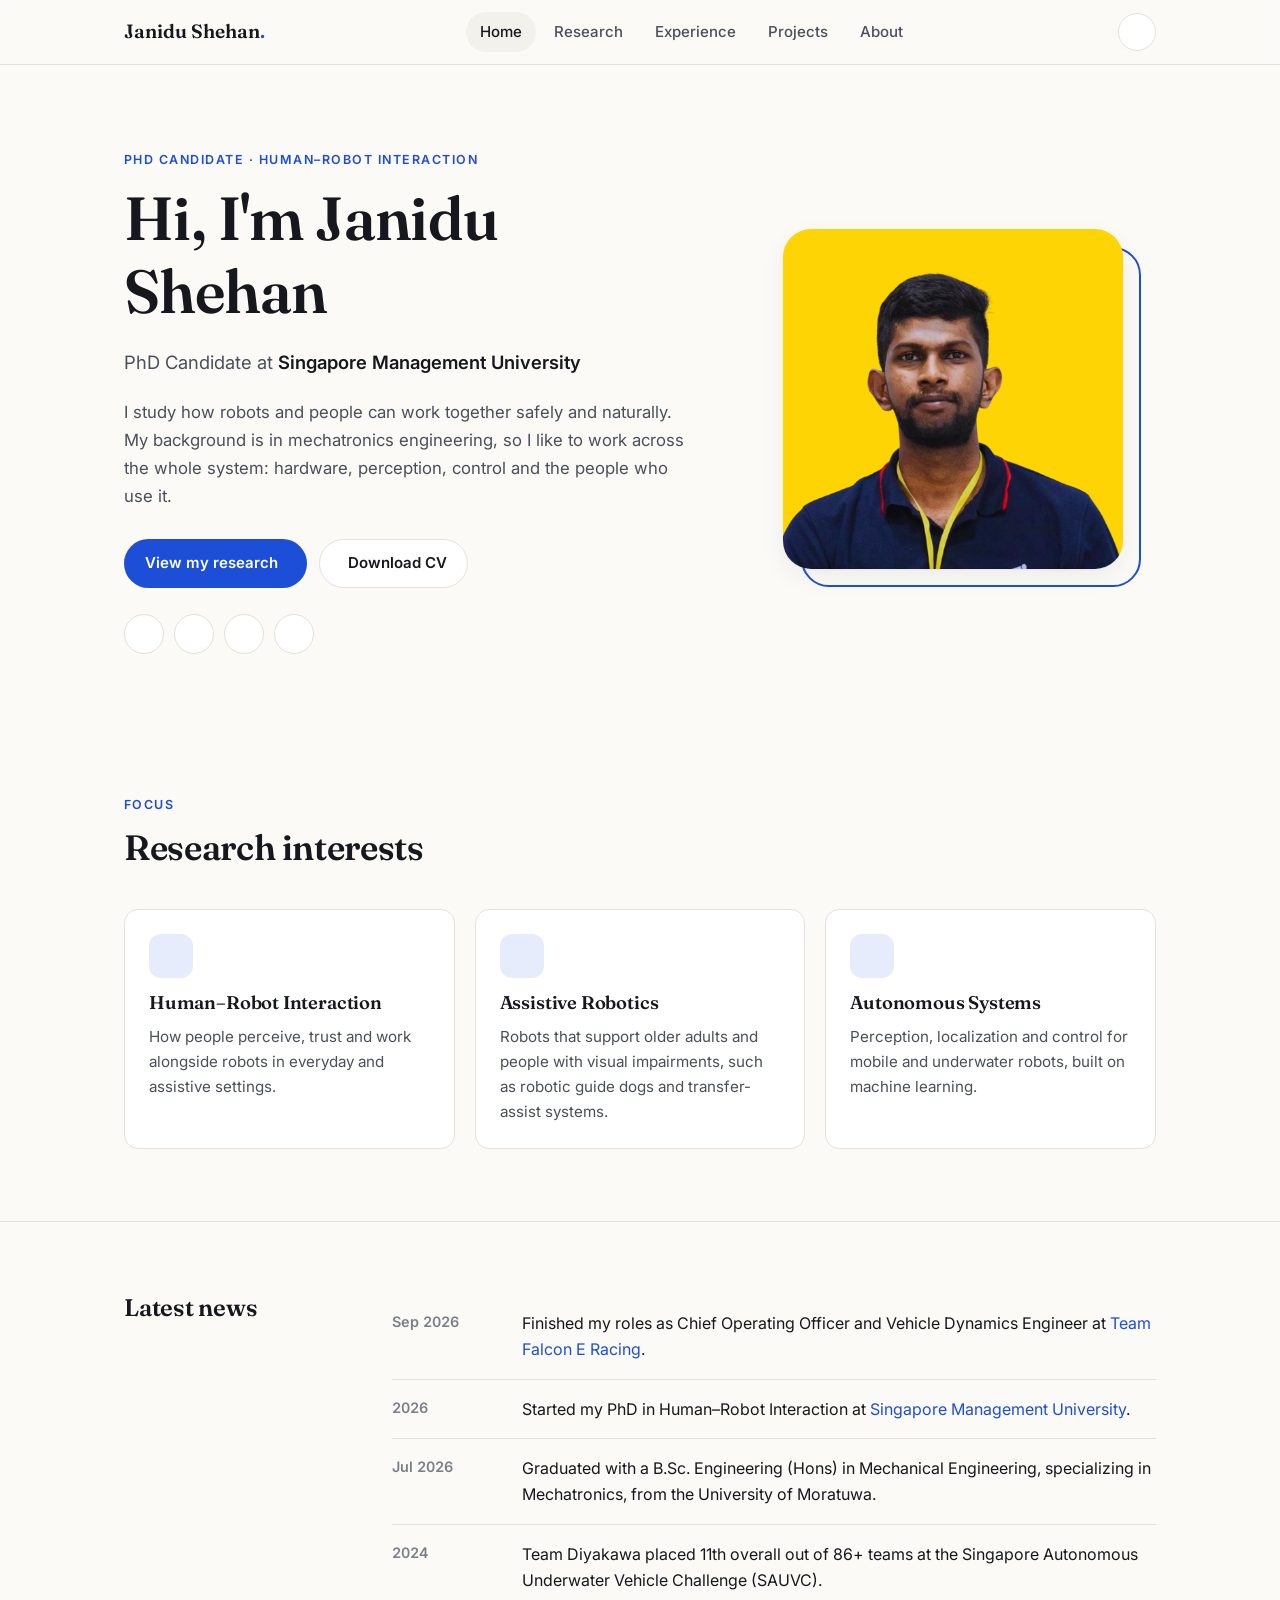
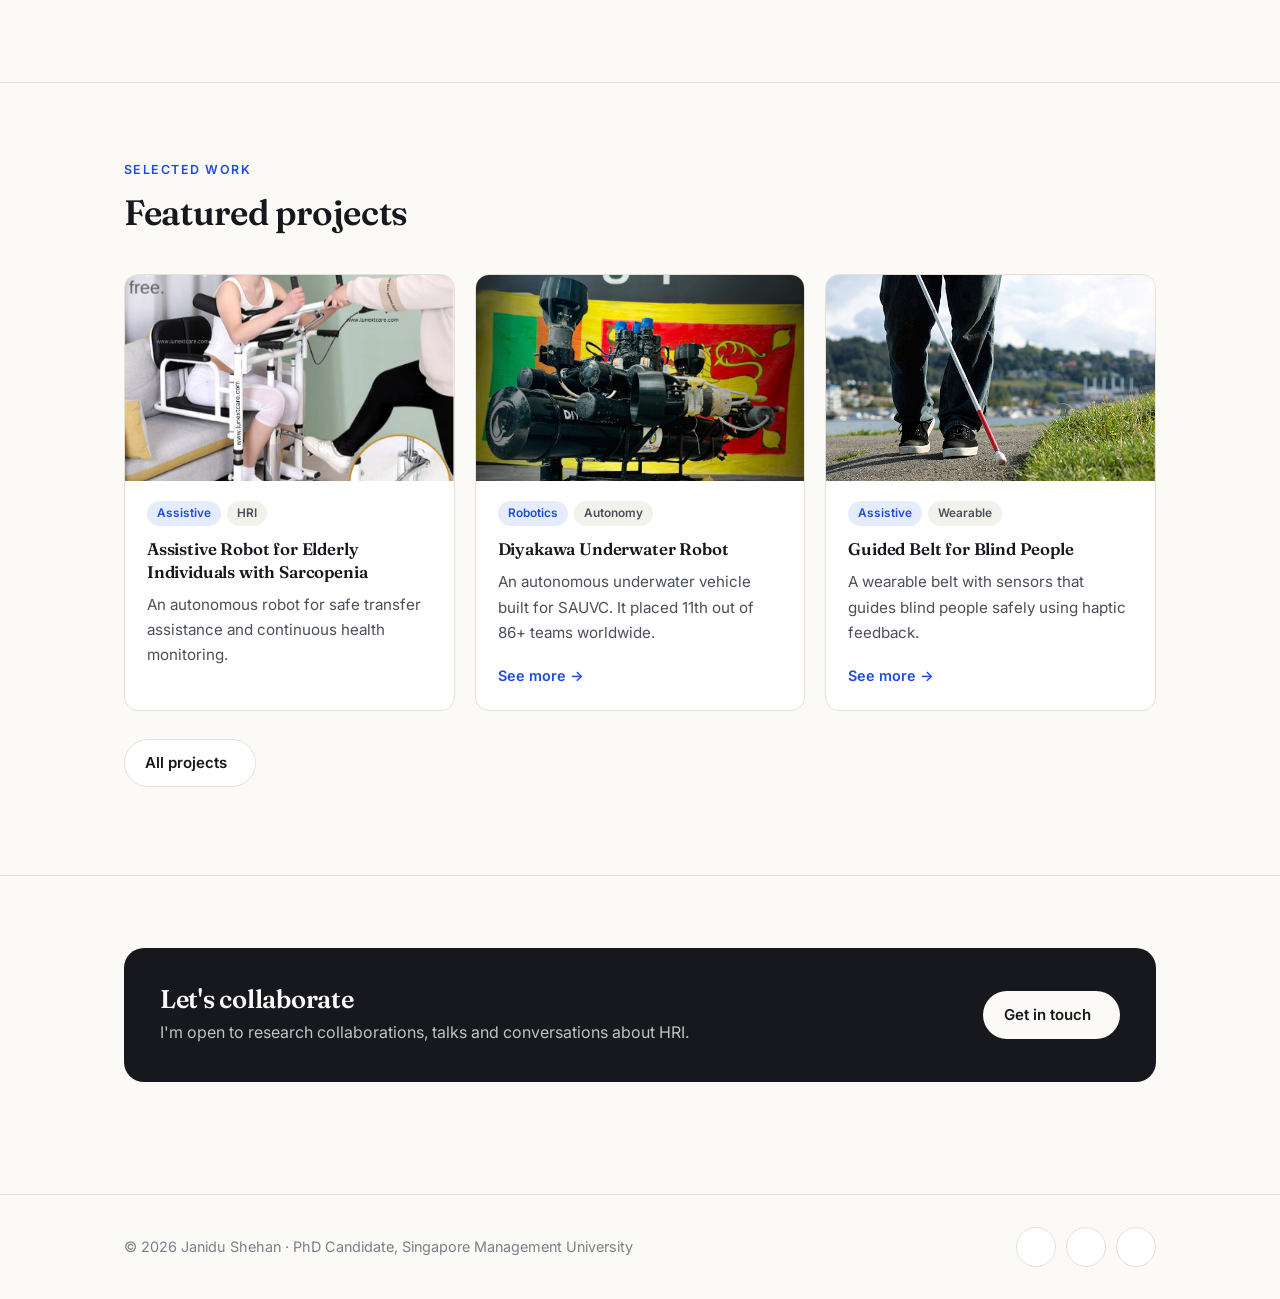
<file: index.html>
<!DOCTYPE html>
<html lang="en">
<head>
    <meta charset="UTF-8">
    <meta name="viewport" content="width=device-width, initial-scale=1.0">
    <title>Janidu Shehan | PhD Candidate, Human–Robot Interaction</title>
    <meta name="description" content="Janidu Shehan is a PhD candidate in Human–Robot Interaction at Singapore Management University.">
    <link rel="preconnect" href="https://fonts.googleapis.com">
    <link rel="preconnect" href="https://fonts.gstatic.com" crossorigin>
    <link href="https://fonts.googleapis.com/css2?family=Fraunces:opsz,wght@9..144,500;9..144,600&family=Inter:wght@400;500;600;700&display=swap" rel="stylesheet">
    <link rel="stylesheet" href="https://unicons.iconscout.com/release/v4.0.0/css/line.css">
    <link rel="stylesheet" href="assets/css/style.css">
    <script src="assets/js/main.js"></script>
</head>
<body>
    <!--==================== HEADER ====================-->
    <header class="site-header">
        <nav class="nav container">
            <a href="index.html" class="brand">Janidu Shehan<span>.</span></a>
            <ul class="nav-links">
                <li><a href="index.html">Home</a></li>
                <li><a href="research.html">Research</a></li>
                <li><a href="experience.html">Experience</a></li>
                <li><a href="projects.html">Projects</a></li>
                <li><a href="about.html">About</a></li>
            </ul>
            <div class="nav-actions">
                <button class="icon-btn" data-theme-toggle aria-label="Toggle theme"><i class="uil uil-moon"></i></button>
                <button class="icon-btn menu-btn" data-menu-toggle aria-label="Open menu" aria-expanded="false"><i class="uil uil-bars"></i></button>
            </div>
        </nav>
    </header>

    <main>
        <!--==================== HERO ====================-->
        <section class="hero">
            <div class="container hero-grid">
                <div>
                    <span class="eyebrow">PhD Candidate · Human–Robot Interaction</span>
                    <h1>Hi, I'm Janidu Shehan</h1>
                    <p class="role">PhD Candidate at <strong>Singapore Management University</strong></p>
                    <p class="lede">I study how robots and people can work together safely and naturally. My background is in mechatronics engineering, so I like to work across the whole system: hardware, perception, control and the people who use it.</p>
                    <div class="btn-row">
                        <a href="research.html" class="btn btn-primary">View my research <i class="uil uil-arrow-right"></i></a>
                        <a href="https://drive.google.com/file/d/1AfuHLkhXb1hMK69la9mtIvUap5GwYzg3/view?usp=sharing" target="_blank" rel="noopener" class="btn btn-ghost"><i class="uil uil-file-download-alt"></i> Download CV</a>
                    </div>
                    <div class="socials">
                        <a href="https://www.linkedin.com/in/janidu-shehan-0a9076200" target="_blank" rel="noopener" aria-label="LinkedIn"><i class="uil uil-linkedin-alt"></i></a>
                        <a href="https://github.com/Janidu-Shehan" target="_blank" rel="noopener" aria-label="GitHub"><i class="uil uil-github-alt"></i></a>
                        <a href="mailto:janidushehan09@gmail.com" aria-label="Email"><i class="uil uil-envelope"></i></a>
                        <a href="https://web.facebook.com/janidu.shehan/" target="_blank" rel="noopener" aria-label="Facebook"><i class="uil uil-facebook-f"></i></a>
                    </div>
                </div>
                <div class="hero-photo">
                    <img src="Janidu.png" alt="Portrait of Janidu Shehan">
                </div>
            </div>
        </section>

        <!--==================== RESEARCH INTERESTS ====================-->
        <section class="section">
            <div class="container">
                <div class="section-head">
                    <span class="eyebrow">Focus</span>
                    <h2>Research interests</h2>
                </div>
                <div class="grid-3">
                    <div class="card">
                        <div class="card-icon"><i class="uil uil-users-alt"></i></div>
                        <h3>Human–Robot Interaction</h3>
                        <p>How people perceive, trust and work alongside robots in everyday and assistive settings.</p>
                    </div>
                    <div class="card">
                        <div class="card-icon"><i class="uil uil-heart-medical"></i></div>
                        <h3>Assistive Robotics</h3>
                        <p>Robots that support older adults and people with visual impairments, such as robotic guide dogs and transfer-assist systems.</p>
                    </div>
                    <div class="card">
                        <div class="card-icon"><i class="uil uil-robot"></i></div>
                        <h3>Autonomous Systems</h3>
                        <p>Perception, localization and control for mobile and underwater robots, built on machine learning.</p>
                    </div>
                </div>
            </div>
        </section>

        <!--==================== NEWS ====================-->
        <section class="section">
            <div class="container split">
                <h2>Latest news</h2>
                <ul class="news">
                    <li>
                        <time>Sep 2026</time>
                        <span>Finished my roles as Chief Operating Officer and Vehicle Dynamics Engineer at <a href="https://falconeracing.lk/" target="_blank" rel="noopener">Team Falcon E Racing</a>.</span>
                    </li>
                    <li>
                        <time>2026</time>
                        <span>Started my PhD in Human–Robot Interaction at <a href="https://www.smu.edu.sg/" target="_blank" rel="noopener">Singapore Management University</a>.</span>
                    </li>
                    <li>
                        <time>Jul 2026</time>
                        <span>Graduated with a B.Sc. Engineering (Hons) in Mechanical Engineering, specializing in Mechatronics, from the University of Moratuwa.</span>
                    </li>
                    <li>
                        <time>2024</time>
                        <span>Team Diyakawa placed 11th overall out of 86+ teams at the Singapore Autonomous Underwater Vehicle Challenge (SAUVC).</span>
                    </li>
                </ul>
            </div>
        </section>

        <!--==================== FEATURED PROJECTS ====================-->
        <section class="section">
            <div class="container">
                <div class="section-head">
                    <span class="eyebrow">Selected work</span>
                    <h2>Featured projects</h2>
                </div>
                <div class="grid-3">
                    <article class="card project">
                        <div class="project-media"><img src="patient.png" alt="Assistive robot for elderly care" loading="lazy"></div>
                        <div class="project-body">
                            <div class="tags"><span class="tag accent">Assistive</span><span class="tag">HRI</span></div>
                            <h3>Assistive Robot for Elderly Individuals with Sarcopenia</h3>
                            <p>An autonomous robot for safe transfer assistance and continuous health monitoring.</p>
                        </div>
                    </article>
                    <article class="card project">
                        <div class="project-media"><img src="Diyakawa.jpg" alt="Diyakawa underwater robot" loading="lazy"></div>
                        <div class="project-body">
                            <div class="tags"><span class="tag accent">Robotics</span><span class="tag">Autonomy</span></div>
                            <h3>Diyakawa Underwater Robot</h3>
                            <p>An autonomous underwater vehicle built for SAUVC. It placed 11th out of 86+ teams worldwide.</p>
                            <a class="project-link" href="https://drive.google.com/file/d/1JPuo8tuUWJCCtixEEU5rSEVRnb4HnbSg/view?usp=drive_link" target="_blank" rel="noopener">See more →</a>
                        </div>
                    </article>
                    <article class="card project">
                        <div class="project-media"><img src="blind.jpg" alt="Guided belt for blind people" loading="lazy"></div>
                        <div class="project-body">
                            <div class="tags"><span class="tag accent">Assistive</span><span class="tag">Wearable</span></div>
                            <h3>Guided Belt for Blind People</h3>
                            <p>A wearable belt with sensors that guides blind people safely using haptic feedback.</p>
                            <a class="project-link" href="https://drive.google.com/file/d/1Me8ic1AidbtBzQ2K1n-lH2GnsyM14Oun/view?usp=sharing" target="_blank" rel="noopener">See more →</a>
                        </div>
                    </article>
                </div>
                <p style="margin-top: 28px;"><a href="projects.html" class="btn btn-ghost">All projects <i class="uil uil-arrow-right"></i></a></p>
            </div>
        </section>

        <!--==================== CTA ====================-->
        <section class="section">
            <div class="container">
                <div class="cta">
                    <div>
                        <h2>Let's collaborate</h2>
                        <p>I'm open to research collaborations, talks and conversations about HRI.</p>
                    </div>
                    <a href="about.html#contact" class="btn btn-primary">Get in touch <i class="uil uil-message"></i></a>
                </div>
            </div>
        </section>
    </main>

    <!--==================== FOOTER ====================-->
    <footer class="site-footer">
        <div class="container footer-inner">
            <span>&copy; <span id="year">2026</span> Janidu Shehan · PhD Candidate, Singapore Management University</span>
            <div class="socials">
                <a href="https://www.linkedin.com/in/janidu-shehan-0a9076200" target="_blank" rel="noopener" aria-label="LinkedIn"><i class="uil uil-linkedin-alt"></i></a>
                <a href="https://github.com/Janidu-Shehan" target="_blank" rel="noopener" aria-label="GitHub"><i class="uil uil-github-alt"></i></a>
                <a href="mailto:janidushehan09@gmail.com" aria-label="Email"><i class="uil uil-envelope"></i></a>
            </div>
        </div>
    </footer>
</body>
</html>
</file>
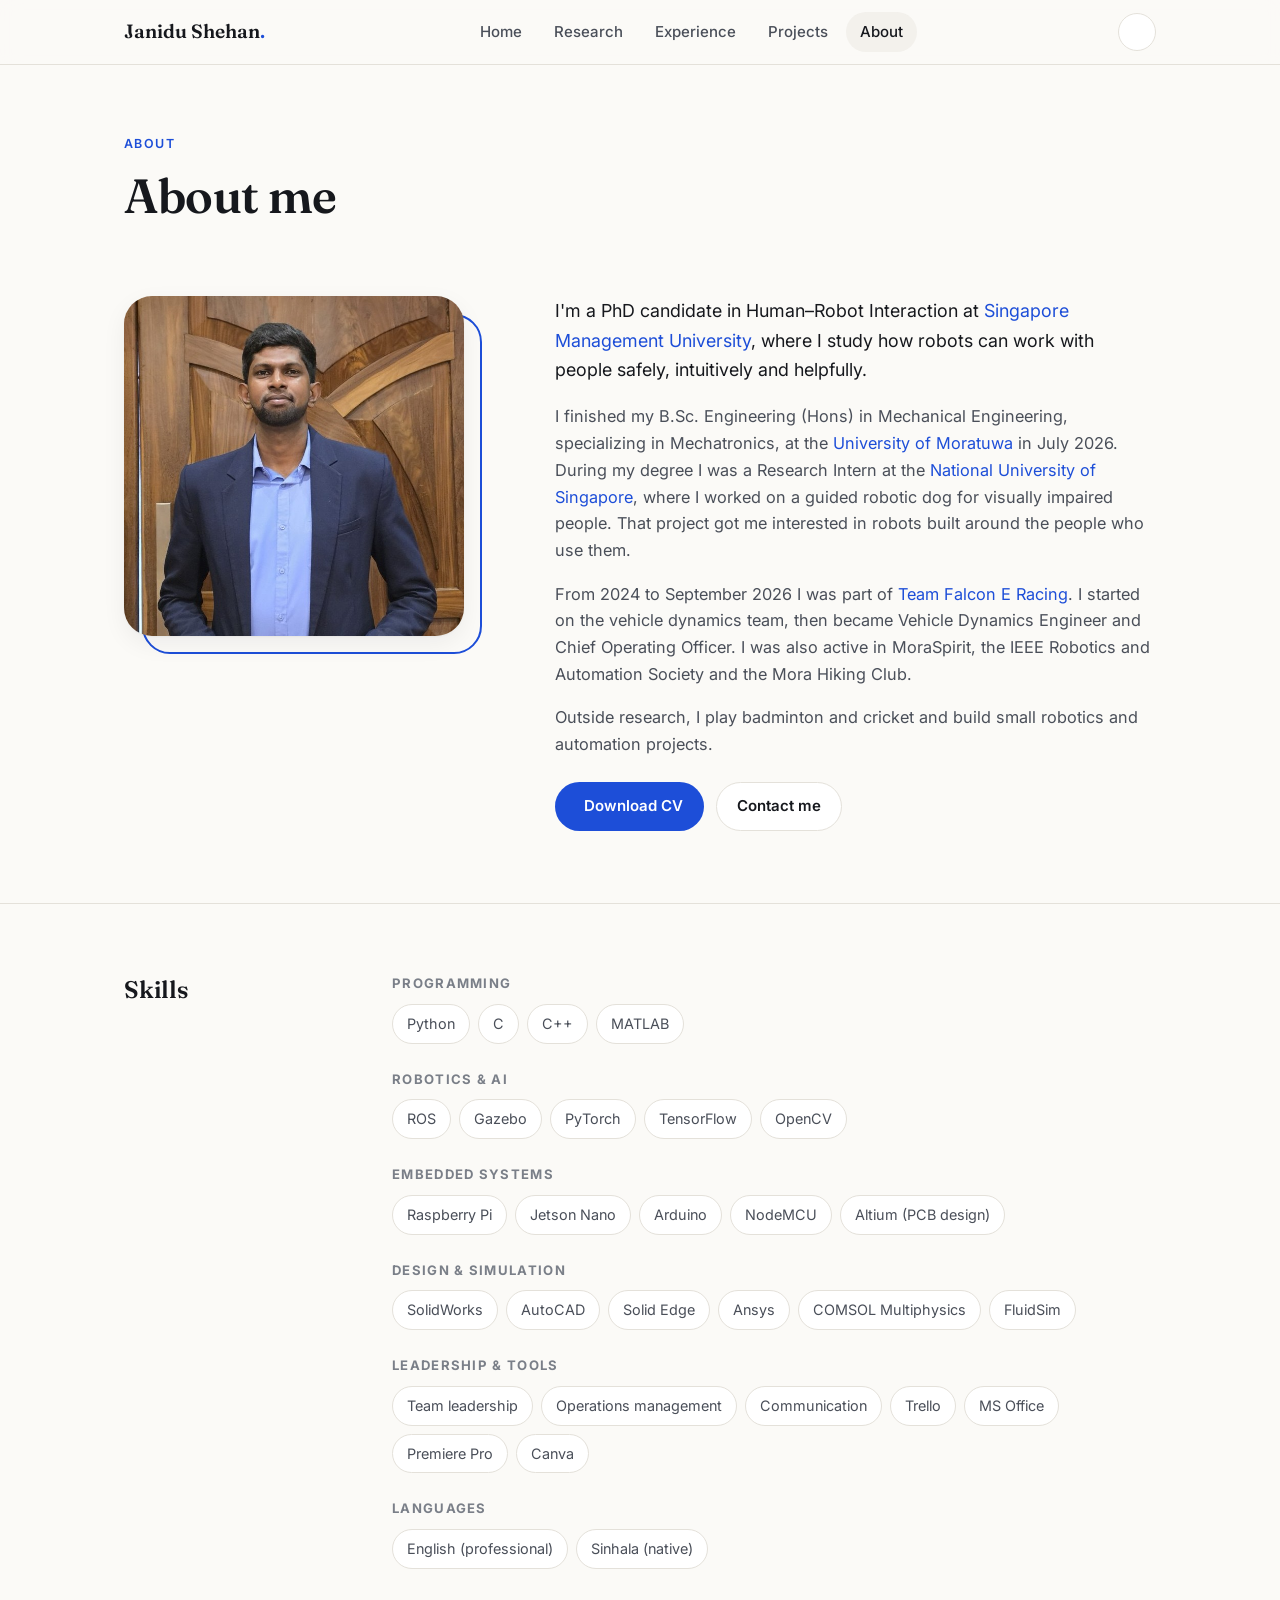
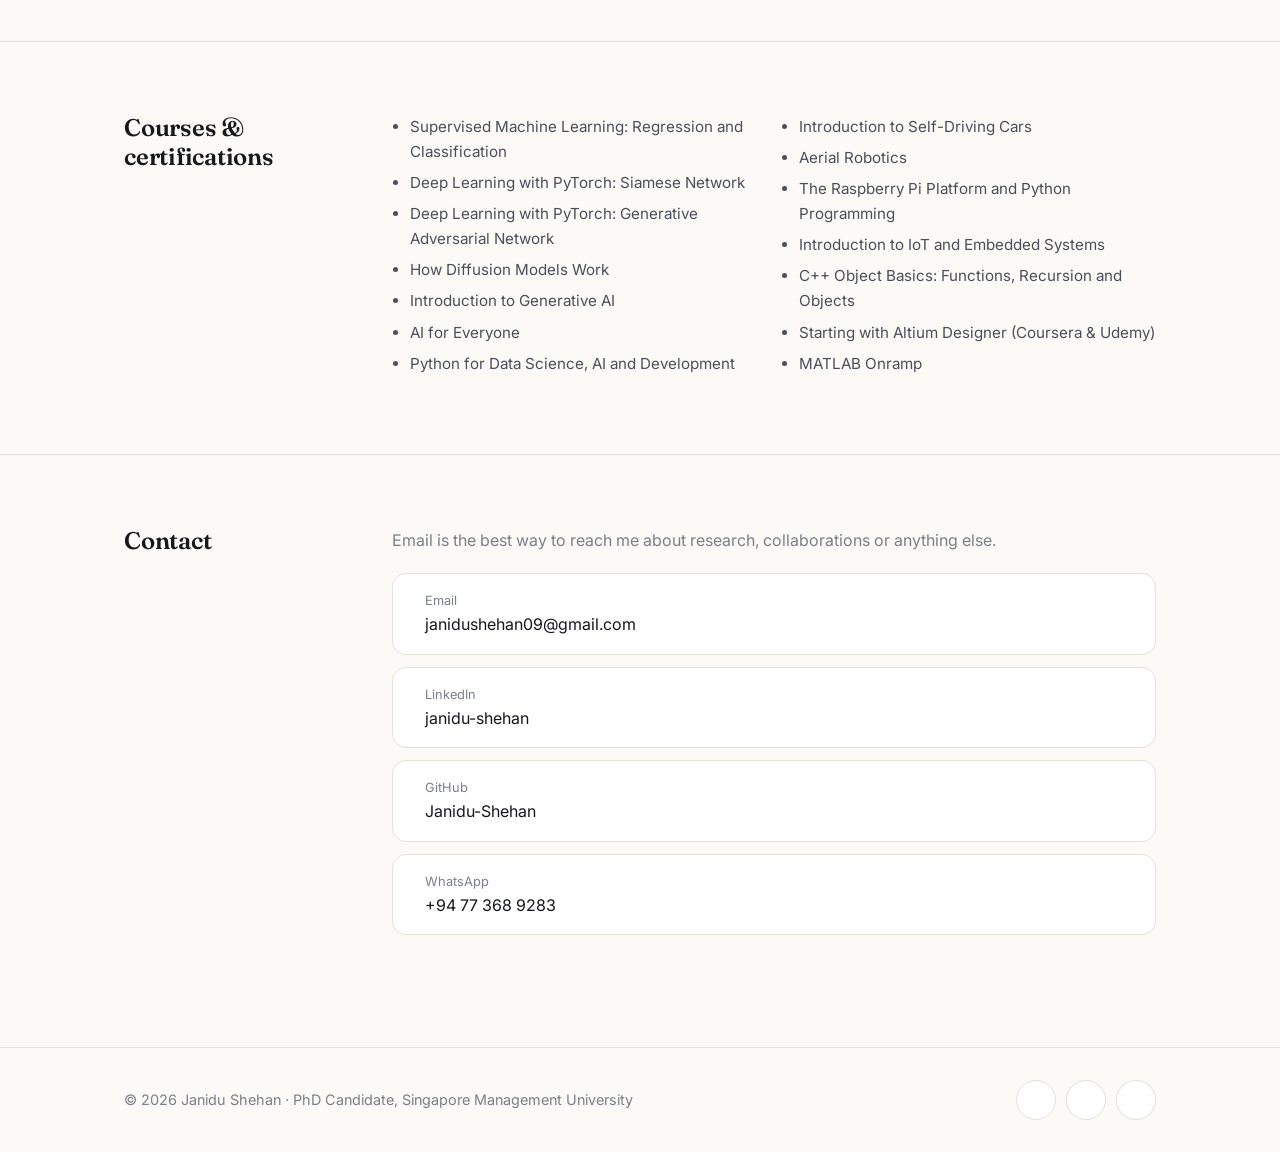
<file: about.html>
<!DOCTYPE html>
<html lang="en">
<head>
    <meta charset="UTF-8">
    <meta name="viewport" content="width=device-width, initial-scale=1.0">
    <title>About &amp; Contact | Janidu Shehan</title>
    <meta name="description" content="About Janidu Shehan: background, skills, certifications and contact details.">
    <link rel="preconnect" href="https://fonts.googleapis.com">
    <link rel="preconnect" href="https://fonts.gstatic.com" crossorigin>
    <link href="https://fonts.googleapis.com/css2?family=Fraunces:opsz,wght@9..144,500;9..144,600&family=Inter:wght@400;500;600;700&display=swap" rel="stylesheet">
    <link rel="stylesheet" href="https://unicons.iconscout.com/release/v4.0.0/css/line.css">
    <link rel="stylesheet" href="assets/css/style.css">
    <script src="assets/js/main.js"></script>
</head>
<body>
    <!--==================== HEADER ====================-->
    <header class="site-header">
        <nav class="nav container">
            <a href="index.html" class="brand">Janidu Shehan<span>.</span></a>
            <ul class="nav-links">
                <li><a href="index.html">Home</a></li>
                <li><a href="research.html">Research</a></li>
                <li><a href="experience.html">Experience</a></li>
                <li><a href="projects.html">Projects</a></li>
                <li><a href="about.html">About</a></li>
            </ul>
            <div class="nav-actions">
                <button class="icon-btn" data-theme-toggle aria-label="Toggle theme"><i class="uil uil-moon"></i></button>
                <button class="icon-btn menu-btn" data-menu-toggle aria-label="Open menu" aria-expanded="false"><i class="uil uil-bars"></i></button>
            </div>
        </nav>
    </header>

    <main>
        <section class="page-head">
            <div class="container">
                <span class="eyebrow">About</span>
                <h1>About me</h1>
            </div>
        </section>

        <!--==================== BIO ====================-->
        <section class="section" style="padding-top: 24px;">
            <div class="container bio-grid">
                <div class="hero-photo">
                    <img src="self.jpg" alt="Janidu Shehan">
                </div>
                <div class="prose">
                    <p>I'm a PhD candidate in Human–Robot Interaction at <a href="https://www.smu.edu.sg/" target="_blank" rel="noopener">Singapore Management University</a>, where I study how robots can work with people safely, intuitively and helpfully.</p>
                    <p>I finished my B.Sc. Engineering (Hons) in Mechanical Engineering, specializing in Mechatronics, at the <a href="https://uom.lk/" target="_blank" rel="noopener">University of Moratuwa</a> in July 2026. During my degree I was a Research Intern at the <a href="https://nus.edu.sg/" target="_blank" rel="noopener">National University of Singapore</a>, where I worked on a guided robotic dog for visually impaired people. That project got me interested in robots built around the people who use them.</p>
                    <p>From 2024 to September 2026 I was part of <a href="https://falconeracing.lk/" target="_blank" rel="noopener">Team Falcon E Racing</a>. I started on the vehicle dynamics team, then became Vehicle Dynamics Engineer and Chief Operating Officer. I was also active in MoraSpirit, the IEEE Robotics and Automation Society and the Mora Hiking Club.</p>
                    <p>Outside research, I play badminton and cricket and build small robotics and automation projects.</p>
                    <div class="btn-row" style="margin-top: 24px;">
                        <a href="https://drive.google.com/file/d/1AfuHLkhXb1hMK69la9mtIvUap5GwYzg3/view?usp=sharing" target="_blank" rel="noopener" class="btn btn-primary"><i class="uil uil-file-download-alt"></i> Download CV</a>
                        <a href="#contact" class="btn btn-ghost">Contact me</a>
                    </div>
                </div>
            </div>
        </section>

        <!--==================== SKILLS ====================-->
        <section class="section">
            <div class="container split">
                <h2>Skills</h2>
                <div>
                    <div class="skill-group">
                        <h3>Programming</h3>
                        <div class="chips"><span class="chip">Python</span><span class="chip">C</span><span class="chip">C++</span><span class="chip">MATLAB</span></div>
                    </div>
                    <div class="skill-group">
                        <h3>Robotics &amp; AI</h3>
                        <div class="chips"><span class="chip">ROS</span><span class="chip">Gazebo</span><span class="chip">PyTorch</span><span class="chip">TensorFlow</span><span class="chip">OpenCV</span></div>
                    </div>
                    <div class="skill-group">
                        <h3>Embedded Systems</h3>
                        <div class="chips"><span class="chip">Raspberry Pi</span><span class="chip">Jetson Nano</span><span class="chip">Arduino</span><span class="chip">NodeMCU</span><span class="chip">Altium (PCB design)</span></div>
                    </div>
                    <div class="skill-group">
                        <h3>Design &amp; Simulation</h3>
                        <div class="chips"><span class="chip">SolidWorks</span><span class="chip">AutoCAD</span><span class="chip">Solid Edge</span><span class="chip">Ansys</span><span class="chip">COMSOL Multiphysics</span><span class="chip">FluidSim</span></div>
                    </div>
                    <div class="skill-group">
                        <h3>Leadership &amp; Tools</h3>
                        <div class="chips"><span class="chip">Team leadership</span><span class="chip">Operations management</span><span class="chip">Communication</span><span class="chip">Trello</span><span class="chip">MS Office</span><span class="chip">Premiere Pro</span><span class="chip">Canva</span></div>
                    </div>
                    <div class="skill-group">
                        <h3>Languages</h3>
                        <div class="chips"><span class="chip">English (professional)</span><span class="chip">Sinhala (native)</span></div>
                    </div>
                </div>
            </div>
        </section>

        <!--==================== CERTIFICATIONS ====================-->
        <section class="section">
            <div class="container split">
                <h2>Courses &amp; certifications</h2>
                <ul class="cert-list">
                    <li>Supervised Machine Learning: Regression and Classification</li>
                    <li>Deep Learning with PyTorch: Siamese Network</li>
                    <li>Deep Learning with PyTorch: Generative Adversarial Network</li>
                    <li>How Diffusion Models Work</li>
                    <li>Introduction to Generative AI</li>
                    <li>AI for Everyone</li>
                    <li>Python for Data Science, AI and Development</li>
                    <li>Introduction to Self-Driving Cars</li>
                    <li>Aerial Robotics</li>
                    <li>The Raspberry Pi Platform and Python Programming</li>
                    <li>Introduction to IoT and Embedded Systems</li>
                    <li>C++ Object Basics: Functions, Recursion and Objects</li>
                    <li>Starting with Altium Designer (Coursera &amp; Udemy)</li>
                    <li>MATLAB Onramp</li>
                </ul>
            </div>
        </section>

        <!--==================== CONTACT ====================-->
        <section class="section" id="contact">
            <div class="container split">
                <h2>Contact</h2>
                <div>
                    <p class="muted" style="margin-bottom: 20px;">Email is the best way to reach me about research, collaborations or anything else.</p>
                    <div class="contact-list">
                        <a class="contact-item" href="mailto:janidushehan09@gmail.com">
                            <i class="uil uil-envelope"></i>
                            <span><small>Email</small>janidushehan09@gmail.com</span>
                        </a>
                        <a class="contact-item" href="https://www.linkedin.com/in/janidu-shehan-0a9076200" target="_blank" rel="noopener">
                            <i class="uil uil-linkedin-alt"></i>
                            <span><small>LinkedIn</small>janidu-shehan</span>
                        </a>
                        <a class="contact-item" href="https://github.com/Janidu-Shehan" target="_blank" rel="noopener">
                            <i class="uil uil-github-alt"></i>
                            <span><small>GitHub</small>Janidu-Shehan</span>
                        </a>
                        <a class="contact-item" href="https://wa.me/94773689283" target="_blank" rel="noopener">
                            <i class="uil uil-whatsapp"></i>
                            <span><small>WhatsApp</small>+94 77 368 9283</span>
                        </a>
                    </div>
                </div>
            </div>
        </section>
    </main>

    <!--==================== FOOTER ====================-->
    <footer class="site-footer">
        <div class="container footer-inner">
            <span>&copy; <span id="year">2026</span> Janidu Shehan · PhD Candidate, Singapore Management University</span>
            <div class="socials">
                <a href="https://www.linkedin.com/in/janidu-shehan-0a9076200" target="_blank" rel="noopener" aria-label="LinkedIn"><i class="uil uil-linkedin-alt"></i></a>
                <a href="https://github.com/Janidu-Shehan" target="_blank" rel="noopener" aria-label="GitHub"><i class="uil uil-github-alt"></i></a>
                <a href="mailto:janidushehan09@gmail.com" aria-label="Email"><i class="uil uil-envelope"></i></a>
            </div>
        </div>
    </footer>
</body>
</html>
</file>
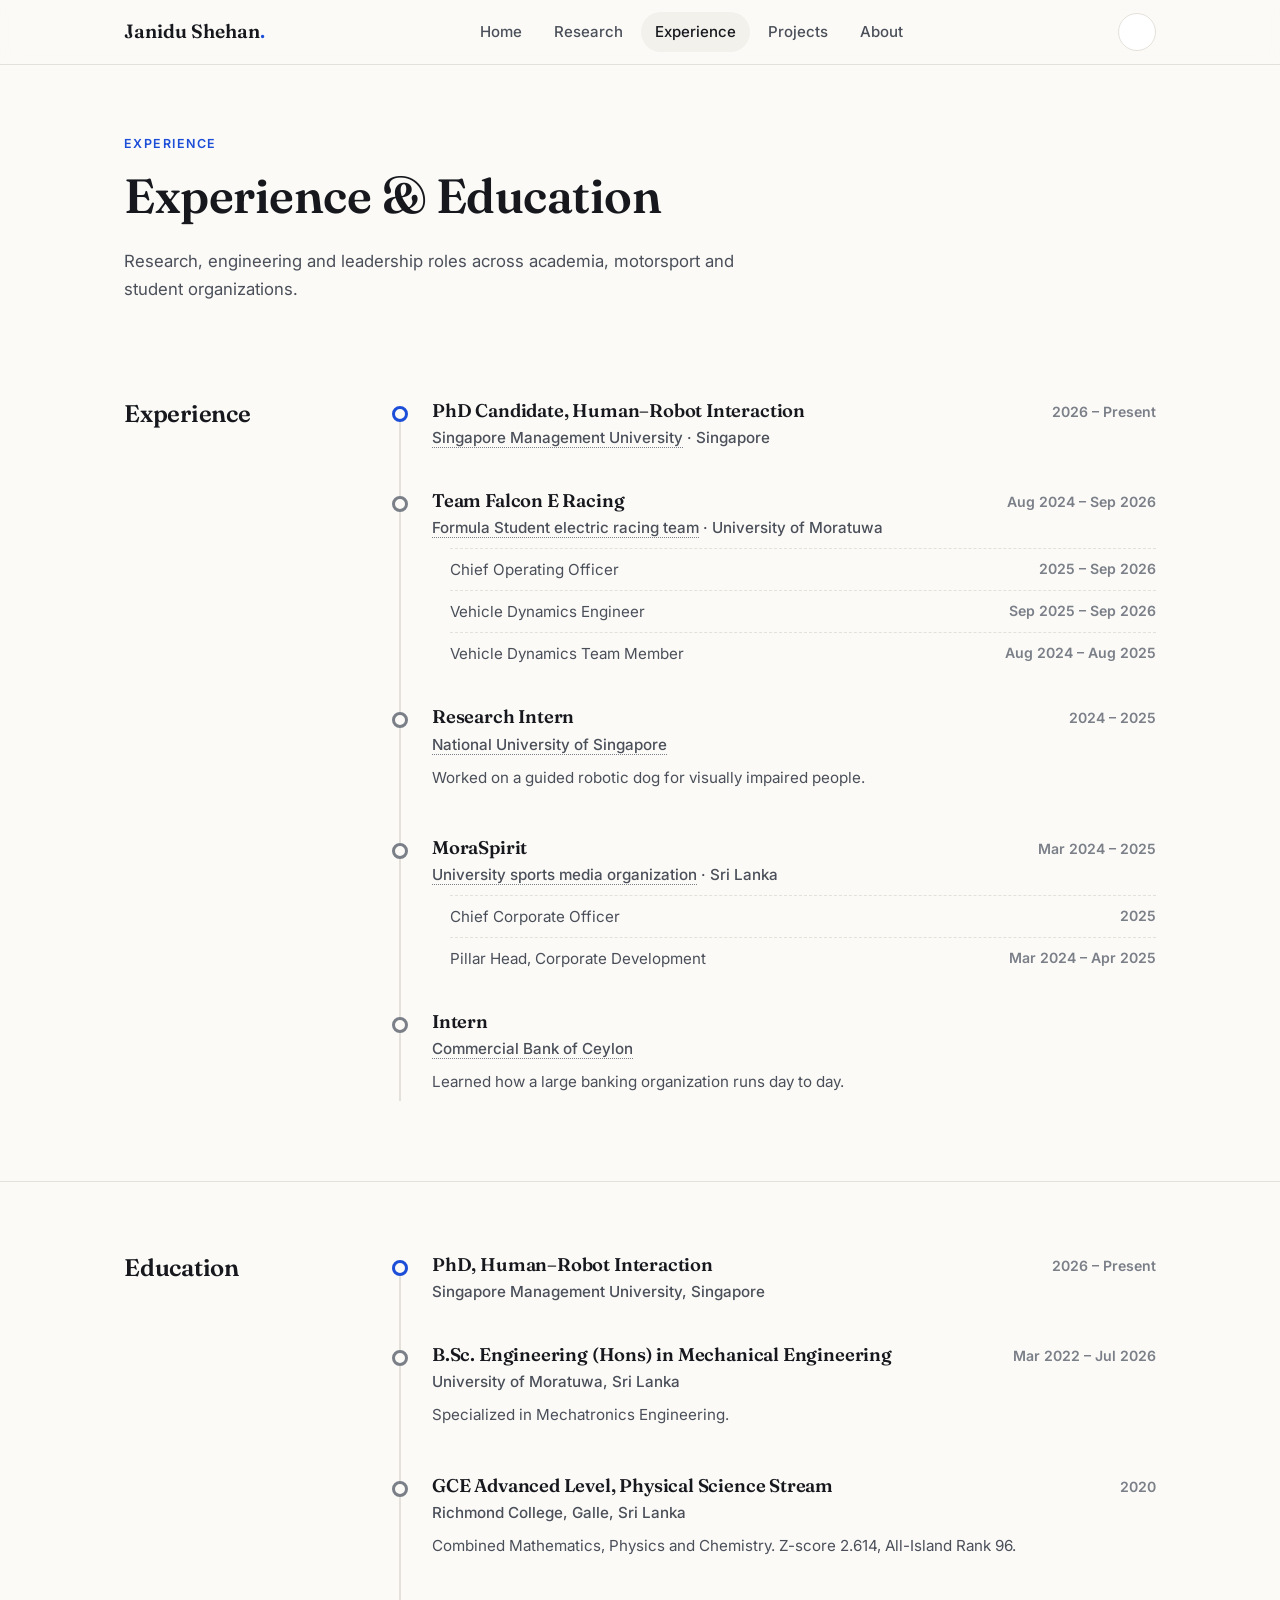
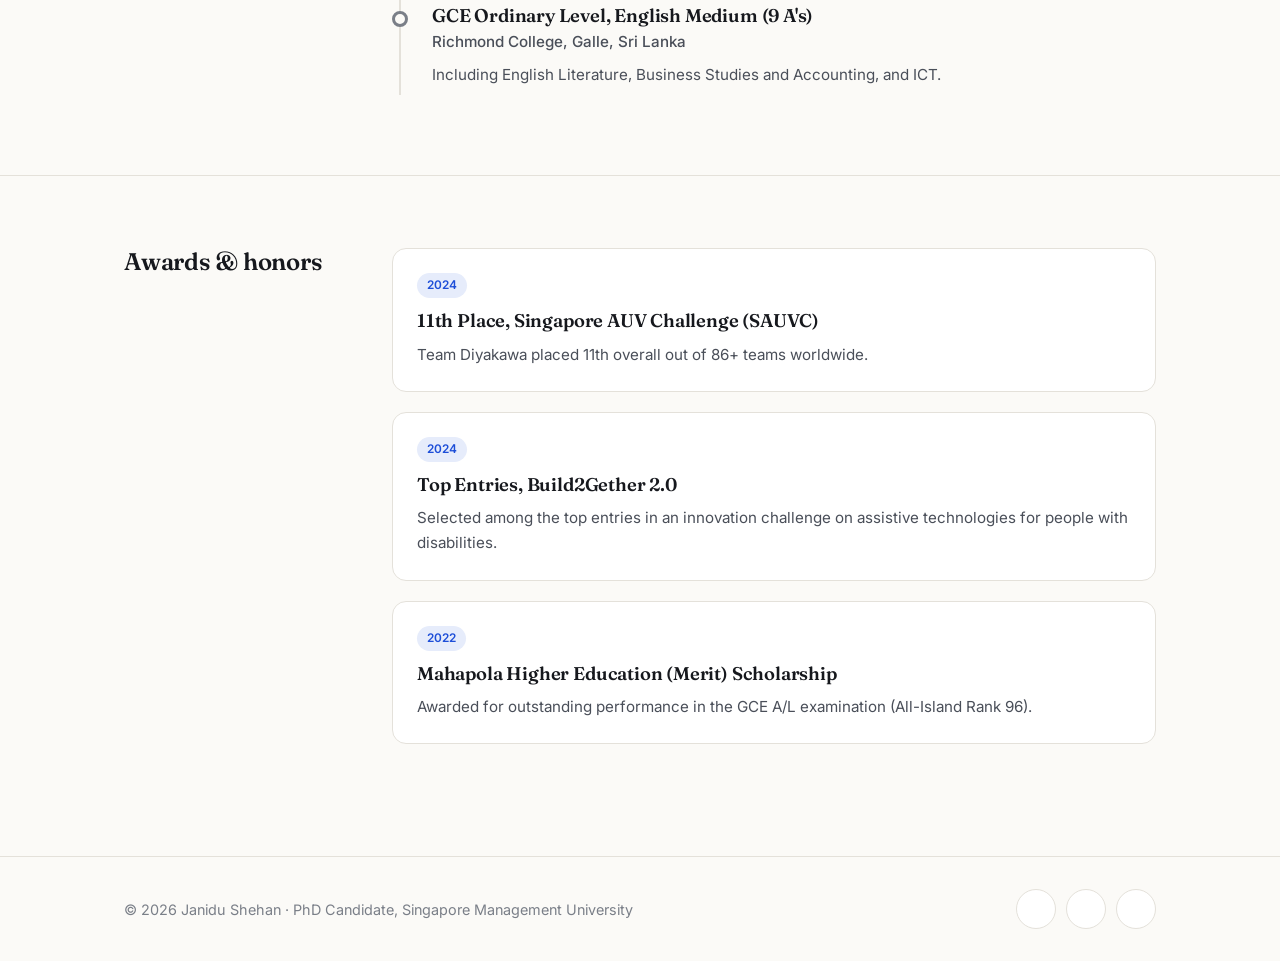
<file: experience.html>
<!DOCTYPE html>
<html lang="en">
<head>
    <meta charset="UTF-8">
    <meta name="viewport" content="width=device-width, initial-scale=1.0">
    <title>Experience &amp; Education | Janidu Shehan</title>
    <meta name="description" content="Work experience, education and awards of Janidu Shehan.">
    <link rel="preconnect" href="https://fonts.googleapis.com">
    <link rel="preconnect" href="https://fonts.gstatic.com" crossorigin>
    <link href="https://fonts.googleapis.com/css2?family=Fraunces:opsz,wght@9..144,500;9..144,600&family=Inter:wght@400;500;600;700&display=swap" rel="stylesheet">
    <link rel="stylesheet" href="https://unicons.iconscout.com/release/v4.0.0/css/line.css">
    <link rel="stylesheet" href="assets/css/style.css">
    <script src="assets/js/main.js"></script>
</head>
<body>
    <!--==================== HEADER ====================-->
    <header class="site-header">
        <nav class="nav container">
            <a href="index.html" class="brand">Janidu Shehan<span>.</span></a>
            <ul class="nav-links">
                <li><a href="index.html">Home</a></li>
                <li><a href="research.html">Research</a></li>
                <li><a href="experience.html">Experience</a></li>
                <li><a href="projects.html">Projects</a></li>
                <li><a href="about.html">About</a></li>
            </ul>
            <div class="nav-actions">
                <button class="icon-btn" data-theme-toggle aria-label="Toggle theme"><i class="uil uil-moon"></i></button>
                <button class="icon-btn menu-btn" data-menu-toggle aria-label="Open menu" aria-expanded="false"><i class="uil uil-bars"></i></button>
            </div>
        </nav>
    </header>

    <main>
        <section class="page-head">
            <div class="container">
                <span class="eyebrow">Experience</span>
                <h1>Experience &amp; Education</h1>
                <p>Research, engineering and leadership roles across academia, motorsport and student organizations.</p>
            </div>
        </section>

        <!--==================== WORK ====================-->
        <section class="section">
            <div class="container split">
                <h2>Experience</h2>
                <ol class="timeline">
                    <li>
                        <div class="tl-head">
                            <h3>PhD Candidate, Human–Robot Interaction</h3>
                            <span class="tl-date">2026 – Present</span>
                        </div>
                        <p class="tl-org"><a href="https://www.smu.edu.sg/" target="_blank" rel="noopener">Singapore Management University</a> · Singapore</p>
                    </li>

                    <li class="past">
                        <div class="tl-head">
                            <h3>Team Falcon E Racing</h3>
                            <span class="tl-date">Aug 2024 – Sep 2026</span>
                        </div>
                        <p class="tl-org"><a href="https://falconeracing.lk/" target="_blank" rel="noopener">Formula Student electric racing team</a> · University of Moratuwa</p>
                        <ul class="roles">
                            <li><span>Chief Operating Officer</span><span>2025 – Sep 2026</span></li>
                            <li><span>Vehicle Dynamics Engineer</span><span>Sep 2025 – Sep 2026</span></li>
                            <li><span>Vehicle Dynamics Team Member</span><span>Aug 2024 – Aug 2025</span></li>
                        </ul>
                    </li>

                    <li class="past">
                        <div class="tl-head">
                            <h3>Research Intern</h3>
                            <span class="tl-date">2024 – 2025</span>
                        </div>
                        <p class="tl-org"><a href="https://nus.edu.sg/" target="_blank" rel="noopener">National University of Singapore</a></p>
                        <p>Worked on a guided robotic dog for visually impaired people.</p>
                    </li>

                    <li class="past">
                        <div class="tl-head">
                            <h3>MoraSpirit</h3>
                            <span class="tl-date">Mar 2024 – 2025</span>
                        </div>
                        <p class="tl-org"><a href="https://www.moraspirit.com/" target="_blank" rel="noopener">University sports media organization</a> · Sri Lanka</p>
                        <ul class="roles">
                            <li><span>Chief Corporate Officer</span><span>2025</span></li>
                            <li><span>Pillar Head, Corporate Development</span><span>Mar 2024 – Apr 2025</span></li>
                        </ul>
                    </li>

                    <li class="past">
                        <div class="tl-head">
                            <h3>Intern</h3>
                        </div>
                        <p class="tl-org"><a href="https://www.combank.lk/" target="_blank" rel="noopener">Commercial Bank of Ceylon</a></p>
                        <p>Learned how a large banking organization runs day to day.</p>
                    </li>
                </ol>
            </div>
        </section>

        <!--==================== EDUCATION ====================-->
        <section class="section">
            <div class="container split">
                <h2>Education</h2>
                <ol class="timeline">
                    <li>
                        <div class="tl-head">
                            <h3>PhD, Human–Robot Interaction</h3>
                            <span class="tl-date">2026 – Present</span>
                        </div>
                        <p class="tl-org">Singapore Management University, Singapore</p>
                    </li>
                    <li class="past">
                        <div class="tl-head">
                            <h3>B.Sc. Engineering (Hons) in Mechanical Engineering</h3>
                            <span class="tl-date">Mar 2022 – Jul 2026</span>
                        </div>
                        <p class="tl-org">University of Moratuwa, Sri Lanka</p>
                        <p>Specialized in Mechatronics Engineering.</p>
                    </li>
                    <li class="past">
                        <div class="tl-head">
                            <h3>GCE Advanced Level, Physical Science Stream</h3>
                            <span class="tl-date">2020</span>
                        </div>
                        <p class="tl-org">Richmond College, Galle, Sri Lanka</p>
                        <p>Combined Mathematics, Physics and Chemistry. Z-score 2.614, All-Island Rank 96.</p>
                    </li>
                    <li class="past">
                        <div class="tl-head">
                            <h3>GCE Ordinary Level, English Medium (9 A's)</h3>
                        </div>
                        <p class="tl-org">Richmond College, Galle, Sri Lanka</p>
                        <p>Including English Literature, Business Studies and Accounting, and ICT.</p>
                    </li>
                </ol>
            </div>
        </section>

        <!--==================== AWARDS ====================-->
        <section class="section">
            <div class="container split">
                <h2>Awards &amp; honors</h2>
                <div class="stack">
                    <div class="card">
                        <div class="tags"><span class="tag accent">2024</span></div>
                        <h3>11th Place, Singapore AUV Challenge (SAUVC)</h3>
                        <p>Team Diyakawa placed 11th overall out of 86+ teams worldwide.</p>
                    </div>
                    <div class="card">
                        <div class="tags"><span class="tag accent">2024</span></div>
                        <h3>Top Entries, Build2Gether 2.0</h3>
                        <p>Selected among the top entries in an innovation challenge on assistive technologies for people with disabilities.</p>
                    </div>
                    <div class="card">
                        <div class="tags"><span class="tag accent">2022</span></div>
                        <h3>Mahapola Higher Education (Merit) Scholarship</h3>
                        <p>Awarded for outstanding performance in the GCE A/L examination (All-Island Rank 96).</p>
                    </div>
                </div>
            </div>
        </section>
    </main>

    <!--==================== FOOTER ====================-->
    <footer class="site-footer">
        <div class="container footer-inner">
            <span>&copy; <span id="year">2026</span> Janidu Shehan · PhD Candidate, Singapore Management University</span>
            <div class="socials">
                <a href="https://www.linkedin.com/in/janidu-shehan-0a9076200" target="_blank" rel="noopener" aria-label="LinkedIn"><i class="uil uil-linkedin-alt"></i></a>
                <a href="https://github.com/Janidu-Shehan" target="_blank" rel="noopener" aria-label="GitHub"><i class="uil uil-github-alt"></i></a>
                <a href="mailto:janidushehan09@gmail.com" aria-label="Email"><i class="uil uil-envelope"></i></a>
            </div>
        </div>
    </footer>
</body>
</html>
</file>
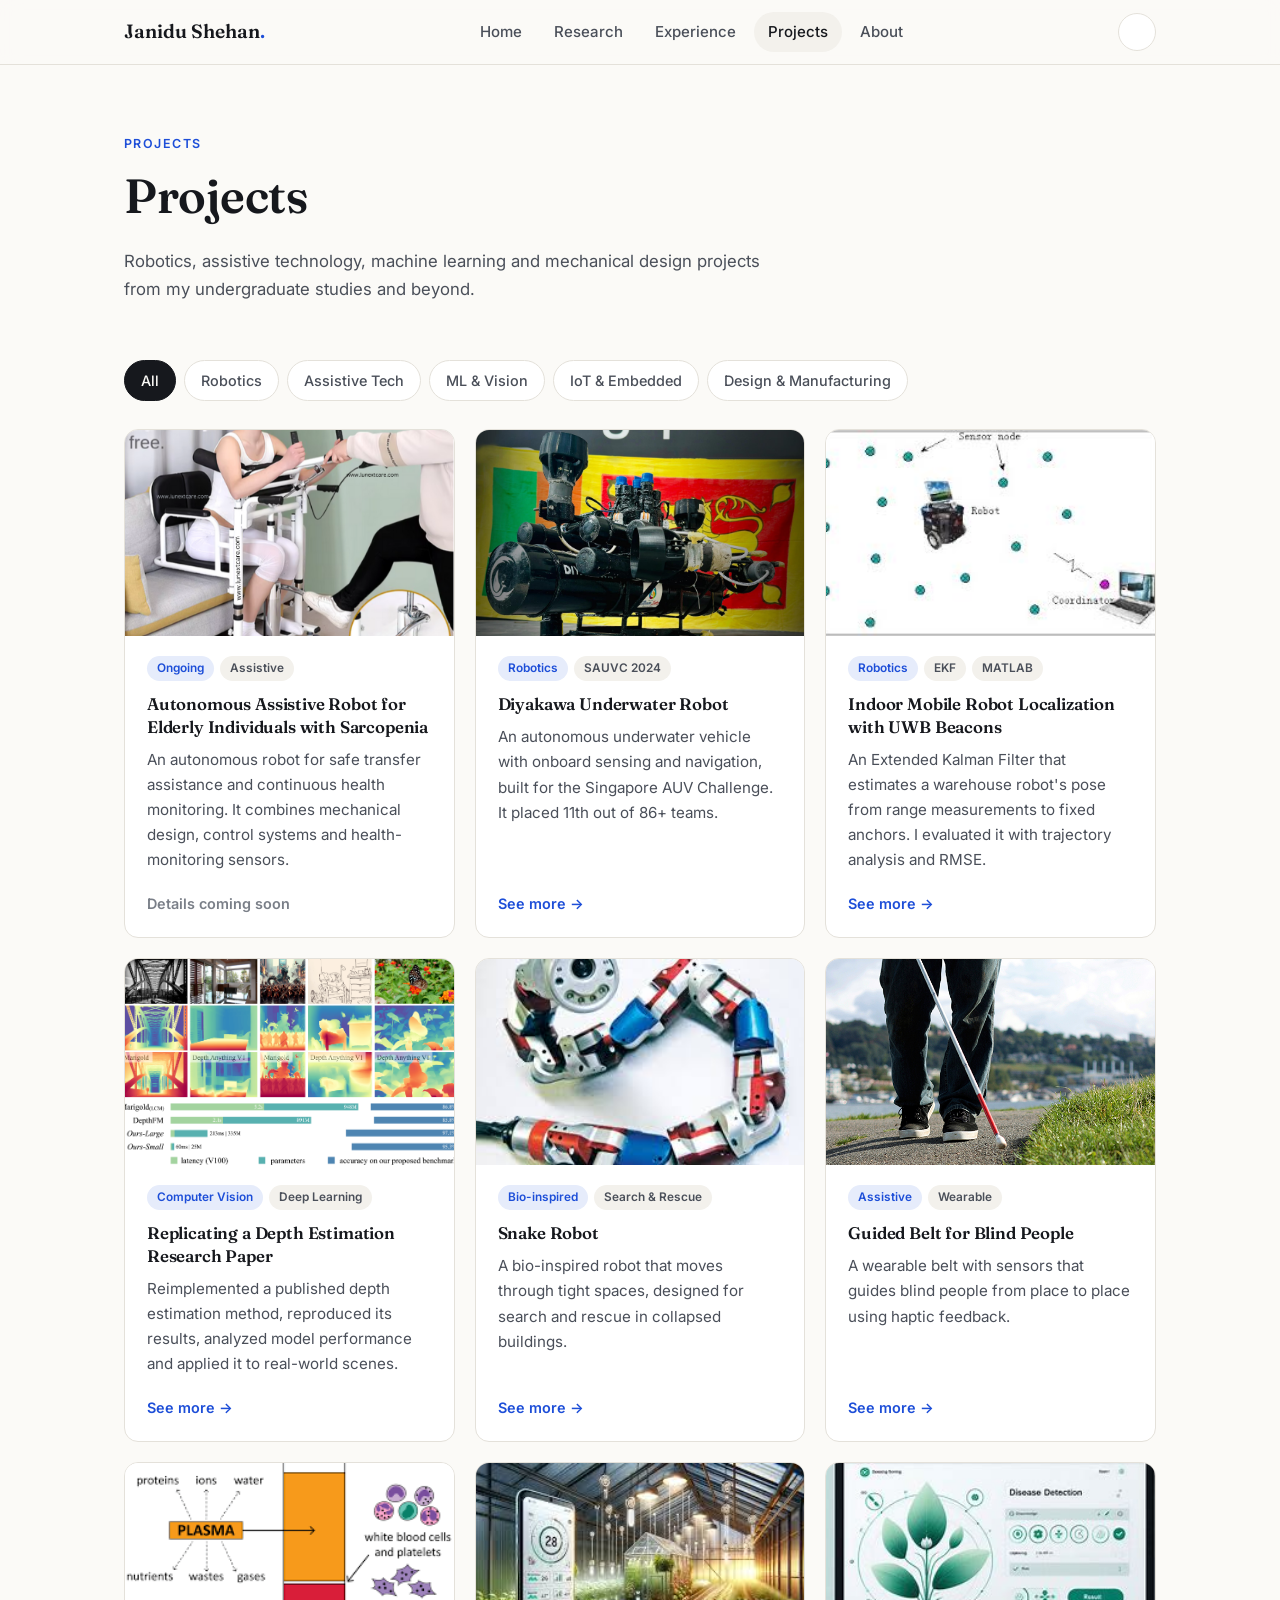
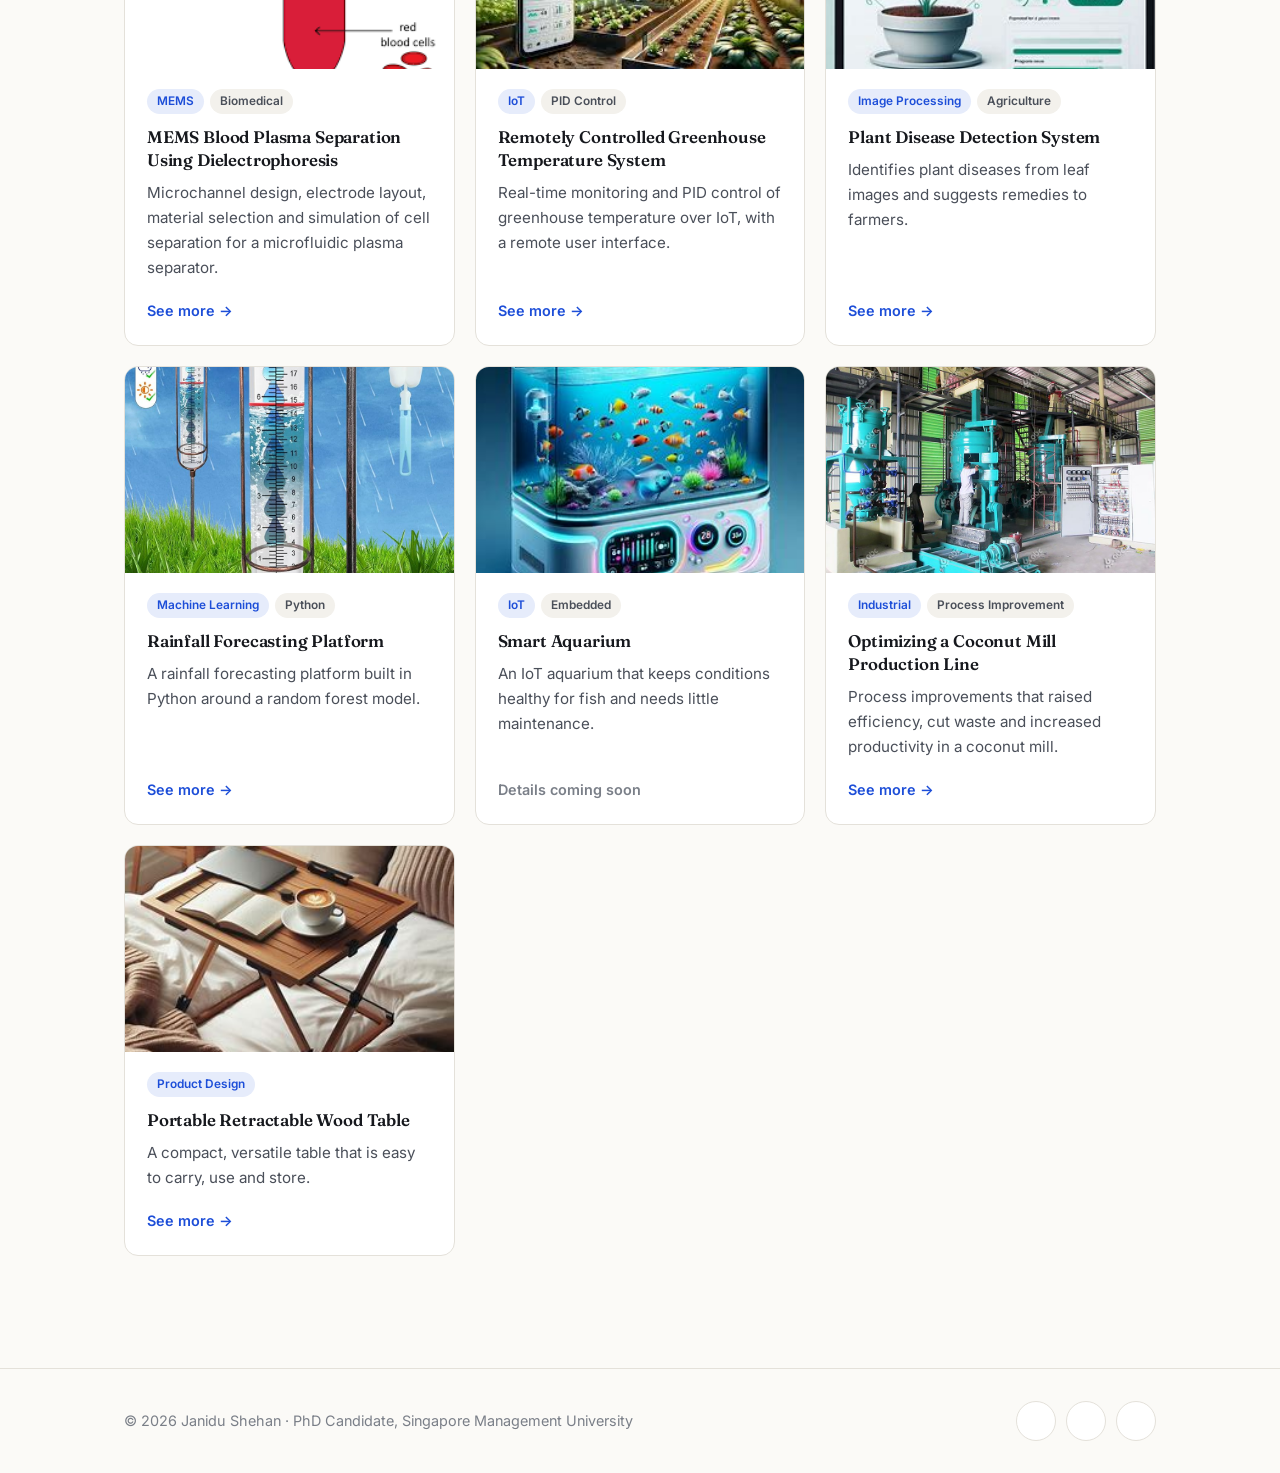
<file: projects.html>
<!DOCTYPE html>
<html lang="en">
<head>
    <meta charset="UTF-8">
    <meta name="viewport" content="width=device-width, initial-scale=1.0">
    <title>Projects | Janidu Shehan</title>
    <meta name="description" content="Robotics, assistive technology, machine learning and engineering projects by Janidu Shehan.">
    <link rel="preconnect" href="https://fonts.googleapis.com">
    <link rel="preconnect" href="https://fonts.gstatic.com" crossorigin>
    <link href="https://fonts.googleapis.com/css2?family=Fraunces:opsz,wght@9..144,500;9..144,600&family=Inter:wght@400;500;600;700&display=swap" rel="stylesheet">
    <link rel="stylesheet" href="https://unicons.iconscout.com/release/v4.0.0/css/line.css">
    <link rel="stylesheet" href="assets/css/style.css">
    <script src="assets/js/main.js"></script>
</head>
<body>
    <!--==================== HEADER ====================-->
    <header class="site-header">
        <nav class="nav container">
            <a href="index.html" class="brand">Janidu Shehan<span>.</span></a>
            <ul class="nav-links">
                <li><a href="index.html">Home</a></li>
                <li><a href="research.html">Research</a></li>
                <li><a href="experience.html">Experience</a></li>
                <li><a href="projects.html">Projects</a></li>
                <li><a href="about.html">About</a></li>
            </ul>
            <div class="nav-actions">
                <button class="icon-btn" data-theme-toggle aria-label="Toggle theme"><i class="uil uil-moon"></i></button>
                <button class="icon-btn menu-btn" data-menu-toggle aria-label="Open menu" aria-expanded="false"><i class="uil uil-bars"></i></button>
            </div>
        </nav>
    </header>

    <main>
        <section class="page-head">
            <div class="container">
                <span class="eyebrow">Projects</span>
                <h1>Projects</h1>
                <p>Robotics, assistive technology, machine learning and mechanical design projects from my undergraduate studies and beyond.</p>
            </div>
        </section>

        <section class="section" style="padding-top: 32px;">
            <div class="container">
                <div class="filters" role="group" aria-label="Filter projects">
                    <button class="filter active" data-filter="all">All</button>
                    <button class="filter" data-filter="robotics">Robotics</button>
                    <button class="filter" data-filter="assistive">Assistive Tech</button>
                    <button class="filter" data-filter="ml">ML &amp; Vision</button>
                    <button class="filter" data-filter="iot">IoT &amp; Embedded</button>
                    <button class="filter" data-filter="design">Design &amp; Manufacturing</button>
                </div>

                <div class="grid-3">
                    <article class="card project" data-category="robotics assistive">
                        <div class="project-media"><img src="patient.png" alt="Assistive robot for elderly care" loading="lazy"></div>
                        <div class="project-body">
                            <div class="tags"><span class="tag accent">Ongoing</span><span class="tag">Assistive</span></div>
                            <h3>Autonomous Assistive Robot for Elderly Individuals with Sarcopenia</h3>
                            <p>An autonomous robot for safe transfer assistance and continuous health monitoring. It combines mechanical design, control systems and health-monitoring sensors.</p>
                            <span class="project-link disabled">Details coming soon</span>
                        </div>
                    </article>

                    <article class="card project" data-category="robotics">
                        <div class="project-media"><img src="Diyakawa.jpg" alt="Diyakawa underwater robot" loading="lazy"></div>
                        <div class="project-body">
                            <div class="tags"><span class="tag accent">Robotics</span><span class="tag">SAUVC 2024</span></div>
                            <h3>Diyakawa Underwater Robot</h3>
                            <p>An autonomous underwater vehicle with onboard sensing and navigation, built for the Singapore AUV Challenge. It placed 11th out of 86+ teams.</p>
                            <a class="project-link" href="https://drive.google.com/file/d/1JPuo8tuUWJCCtixEEU5rSEVRnb4HnbSg/view?usp=drive_link" target="_blank" rel="noopener">See more →</a>
                        </div>
                    </article>

                    <article class="card project" data-category="robotics">
                        <div class="project-media"><img src="autonomous.jpg" alt="Mobile robot localization" loading="lazy"></div>
                        <div class="project-body">
                            <div class="tags"><span class="tag accent">Robotics</span><span class="tag">EKF</span><span class="tag">MATLAB</span></div>
                            <h3>Indoor Mobile Robot Localization with UWB Beacons</h3>
                            <p>An Extended Kalman Filter that estimates a warehouse robot's pose from range measurements to fixed anchors. I evaluated it with trajectory analysis and RMSE.</p>
                            <a class="project-link" href="https://drive.google.com/file/d/1yQmxom14U6qc-6o3wlT3wQ_FTUz27zq8/view?usp=sharing" target="_blank" rel="noopener">See more →</a>
                        </div>
                    </article>

                    <article class="card project" data-category="ml">
                        <div class="project-media"><img src="teaser.png" alt="Depth estimation" loading="lazy"></div>
                        <div class="project-body">
                            <div class="tags"><span class="tag accent">Computer Vision</span><span class="tag">Deep Learning</span></div>
                            <h3>Replicating a Depth Estimation Research Paper</h3>
                            <p>Reimplemented a published depth estimation method, reproduced its results, analyzed model performance and applied it to real-world scenes.</p>
                            <a class="project-link" href="https://drive.google.com/file/d/1yQmxom14U6qc-6o3wlT3wQ_FTUz27zq8/view?usp=sharing" target="_blank" rel="noopener">See more →</a>
                        </div>
                    </article>

                    <article class="card project" data-category="robotics">
                        <div class="project-media"><img src="snake_robot.jpg" alt="Snake robot" loading="lazy"></div>
                        <div class="project-body">
                            <div class="tags"><span class="tag accent">Bio-inspired</span><span class="tag">Search &amp; Rescue</span></div>
                            <h3>Snake Robot</h3>
                            <p>A bio-inspired robot that moves through tight spaces, designed for search and rescue in collapsed buildings.</p>
                            <a class="project-link" href="https://drive.google.com/drive/folders/112mvcP2iasCFU_wZ6E-MYtew_8sSMf0C?usp=drive_link" target="_blank" rel="noopener">See more →</a>
                        </div>
                    </article>

                    <article class="card project" data-category="assistive">
                        <div class="project-media"><img src="blind.jpg" alt="Guided belt for blind people" loading="lazy"></div>
                        <div class="project-body">
                            <div class="tags"><span class="tag accent">Assistive</span><span class="tag">Wearable</span></div>
                            <h3>Guided Belt for Blind People</h3>
                            <p>A wearable belt with sensors that guides blind people from place to place using haptic feedback.</p>
                            <a class="project-link" href="https://drive.google.com/file/d/1Me8ic1AidbtBzQ2K1n-lH2GnsyM14Oun/view?usp=sharing" target="_blank" rel="noopener">See more →</a>
                        </div>
                    </article>

                    <article class="card project" data-category="design">
                        <div class="project-media"><img src="mems.png" alt="MEMS blood plasma separation" loading="lazy"></div>
                        <div class="project-body">
                            <div class="tags"><span class="tag accent">MEMS</span><span class="tag">Biomedical</span></div>
                            <h3>MEMS Blood Plasma Separation Using Dielectrophoresis</h3>
                            <p>Microchannel design, electrode layout, material selection and simulation of cell separation for a microfluidic plasma separator.</p>
                            <a class="project-link" href="https://uniofmora-my.sharepoint.com/:b:/g/personal/shehanmkj_21_uom_lk/IQC3hERAxxmASLJVkSvl0gAPAc90qsxNHuE6Dy4ceXesusU?e=tA8pp7" target="_blank" rel="noopener">See more →</a>
                        </div>
                    </article>

                    <article class="card project" data-category="iot">
                        <div class="project-media"><img src="Greenhouse.jpg" alt="Greenhouse temperature control" loading="lazy"></div>
                        <div class="project-body">
                            <div class="tags"><span class="tag accent">IoT</span><span class="tag">PID Control</span></div>
                            <h3>Remotely Controlled Greenhouse Temperature System</h3>
                            <p>Real-time monitoring and PID control of greenhouse temperature over IoT, with a remote user interface.</p>
                            <a class="project-link" href="https://drive.google.com/file/d/1yyxTE9z9cJAATI0UNEpRbqoa7vWCovcL/view?usp=sharing" target="_blank" rel="noopener">See more →</a>
                        </div>
                    </article>

                    <article class="card project" data-category="ml">
                        <div class="project-media"><img src="plant.jpg" alt="Plant disease detection" loading="lazy"></div>
                        <div class="project-body">
                            <div class="tags"><span class="tag accent">Image Processing</span><span class="tag">Agriculture</span></div>
                            <h3>Plant Disease Detection System</h3>
                            <p>Identifies plant diseases from leaf images and suggests remedies to farmers.</p>
                            <a class="project-link" href="https://drive.google.com/file/d/1yKgUcIMYJjT_TtgQOnW6aX3XB7PwKkC-/view?usp=drive_link" target="_blank" rel="noopener">See more →</a>
                        </div>
                    </article>

                    <article class="card project" data-category="ml">
                        <div class="project-media"><img src="rain.jpg" alt="Rainfall forecasting" loading="lazy"></div>
                        <div class="project-body">
                            <div class="tags"><span class="tag accent">Machine Learning</span><span class="tag">Python</span></div>
                            <h3>Rainfall Forecasting Platform</h3>
                            <p>A rainfall forecasting platform built in Python around a random forest model.</p>
                            <a class="project-link" href="https://drive.google.com/file/d/1yKgUcIMYJjT_TtgQOnW6aX3XB7PwKkC-/view?usp=drive_link" target="_blank" rel="noopener">See more →</a>
                        </div>
                    </article>

                    <article class="card project" data-category="iot">
                        <div class="project-media"><img src="smart aquarium.jpg" alt="Smart aquarium" loading="lazy"></div>
                        <div class="project-body">
                            <div class="tags"><span class="tag accent">IoT</span><span class="tag">Embedded</span></div>
                            <h3>Smart Aquarium</h3>
                            <p>An IoT aquarium that keeps conditions healthy for fish and needs little maintenance.</p>
                            <span class="project-link disabled">Details coming soon</span>
                        </div>
                    </article>

                    <article class="card project" data-category="design">
                        <div class="project-media"><img src="coconut.jpg" alt="Coconut mill production line" loading="lazy"></div>
                        <div class="project-body">
                            <div class="tags"><span class="tag accent">Industrial</span><span class="tag">Process Improvement</span></div>
                            <h3>Optimizing a Coconut Mill Production Line</h3>
                            <p>Process improvements that raised efficiency, cut waste and increased productivity in a coconut mill.</p>
                            <a class="project-link" href="https://drive.google.com/file/d/15gvzbxELsHIS7APAZWAWMrhJKzcW1u-b/view?usp=sharing" target="_blank" rel="noopener">See more →</a>
                        </div>
                    </article>

                    <article class="card project" data-category="design">
                        <div class="project-media"><img src="table.jpg" alt="Portable retractable wood table" loading="lazy"></div>
                        <div class="project-body">
                            <div class="tags"><span class="tag accent">Product Design</span></div>
                            <h3>Portable Retractable Wood Table</h3>
                            <p>A compact, versatile table that is easy to carry, use and store.</p>
                            <a class="project-link" href="https://docs.google.com/presentation/d/191firjqHZA8aDeOVagi-dzm7ZOom0FAR/edit?usp=sharing&amp;ouid=116233717061136752529&amp;rtpof=true&amp;sd=true" target="_blank" rel="noopener">See more →</a>
                        </div>
                    </article>
                </div>
            </div>
        </section>
    </main>

    <!--==================== FOOTER ====================-->
    <footer class="site-footer">
        <div class="container footer-inner">
            <span>&copy; <span id="year">2026</span> Janidu Shehan · PhD Candidate, Singapore Management University</span>
            <div class="socials">
                <a href="https://www.linkedin.com/in/janidu-shehan-0a9076200" target="_blank" rel="noopener" aria-label="LinkedIn"><i class="uil uil-linkedin-alt"></i></a>
                <a href="https://github.com/Janidu-Shehan" target="_blank" rel="noopener" aria-label="GitHub"><i class="uil uil-github-alt"></i></a>
                <a href="mailto:janidushehan09@gmail.com" aria-label="Email"><i class="uil uil-envelope"></i></a>
            </div>
        </div>
    </footer>
</body>
</html>
</file>
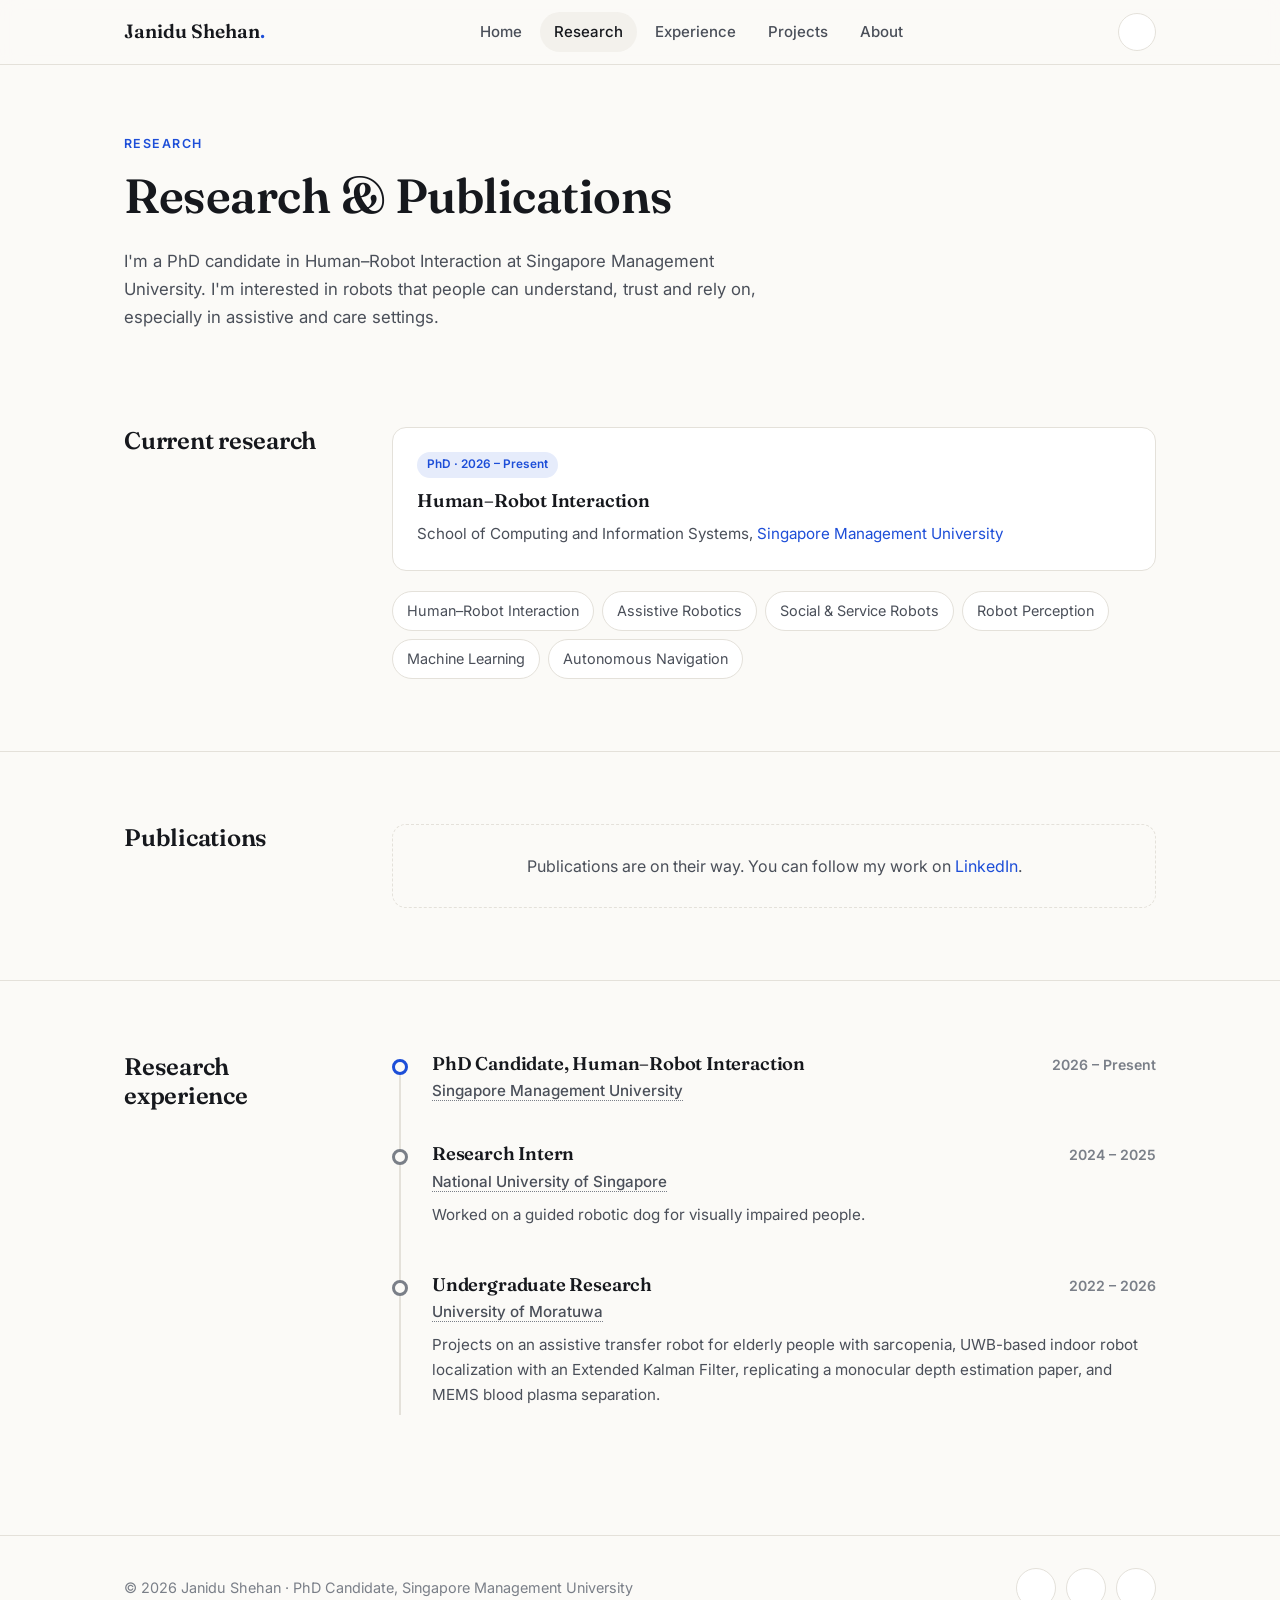
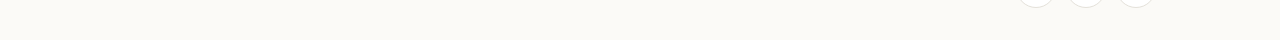
<file: research.html>
<!DOCTYPE html>
<html lang="en">
<head>
    <meta charset="UTF-8">
    <meta name="viewport" content="width=device-width, initial-scale=1.0">
    <title>Research &amp; Publications | Janidu Shehan</title>
    <meta name="description" content="Research interests and publications of Janidu Shehan, PhD candidate in Human–Robot Interaction at Singapore Management University.">
    <link rel="preconnect" href="https://fonts.googleapis.com">
    <link rel="preconnect" href="https://fonts.gstatic.com" crossorigin>
    <link href="https://fonts.googleapis.com/css2?family=Fraunces:opsz,wght@9..144,500;9..144,600&family=Inter:wght@400;500;600;700&display=swap" rel="stylesheet">
    <link rel="stylesheet" href="https://unicons.iconscout.com/release/v4.0.0/css/line.css">
    <link rel="stylesheet" href="assets/css/style.css">
    <script src="assets/js/main.js"></script>
</head>
<body>
    <!--==================== HEADER ====================-->
    <header class="site-header">
        <nav class="nav container">
            <a href="index.html" class="brand">Janidu Shehan<span>.</span></a>
            <ul class="nav-links">
                <li><a href="index.html">Home</a></li>
                <li><a href="research.html">Research</a></li>
                <li><a href="experience.html">Experience</a></li>
                <li><a href="projects.html">Projects</a></li>
                <li><a href="about.html">About</a></li>
            </ul>
            <div class="nav-actions">
                <button class="icon-btn" data-theme-toggle aria-label="Toggle theme"><i class="uil uil-moon"></i></button>
                <button class="icon-btn menu-btn" data-menu-toggle aria-label="Open menu" aria-expanded="false"><i class="uil uil-bars"></i></button>
            </div>
        </nav>
    </header>

    <main>
        <section class="page-head">
            <div class="container">
                <span class="eyebrow">Research</span>
                <h1>Research &amp; Publications</h1>
                <p>I'm a PhD candidate in Human–Robot Interaction at Singapore Management University. I'm interested in robots that people can understand, trust and rely on, especially in assistive and care settings.</p>
            </div>
        </section>

        <!--==================== CURRENT RESEARCH ====================-->
        <section class="section">
            <div class="container split">
                <h2>Current research</h2>
                <div>
                    <div class="card">
                        <div class="tags"><span class="tag accent">PhD · 2026 – Present</span></div>
                        <h3>Human–Robot Interaction</h3>
                        <p>School of Computing and Information Systems, <a href="https://www.smu.edu.sg/" target="_blank" rel="noopener">Singapore Management University</a></p>
                    </div>
                    <div class="chips" style="margin-top: 20px;">
                        <span class="chip">Human–Robot Interaction</span>
                        <span class="chip">Assistive Robotics</span>
                        <span class="chip">Social &amp; Service Robots</span>
                        <span class="chip">Robot Perception</span>
                        <span class="chip">Machine Learning</span>
                        <span class="chip">Autonomous Navigation</span>
                    </div>
                </div>
            </div>
        </section>

        <!--==================== PUBLICATIONS ====================-->
        <section class="section" id="publications">
            <div class="container split">
                <h2>Publications</h2>
                <div>
                    <!--
                        To add a paper, copy this block into the list below and fill it in.
                        Wrap your own name in <span class="me">...</span> so it is highlighted.

                        <li class="pub">
                            <div class="pub-year">2026</div>
                            <div>
                                <div class="pub-title">Paper title</div>
                                <div class="pub-authors"><span class="me">J. Shehan</span>, A. Coauthor, B. Coauthor</div>
                                <div class="pub-venue">Conference or Journal Name, 2026</div>
                                <div class="pub-links">
                                    <a href="#" target="_blank" rel="noopener">PDF</a>
                                    <a href="#" target="_blank" rel="noopener">DOI</a>
                                    <a href="#" target="_blank" rel="noopener">Code</a>
                                </div>
                            </div>
                        </li>
                    -->
                    <ol class="pub-list">
                    </ol>

                    <div class="empty-state">
                        Publications are on their way. You can follow my work on
                        <a href="https://www.linkedin.com/in/janidu-shehan-0a9076200" target="_blank" rel="noopener">LinkedIn</a>.
                    </div>
                </div>
            </div>
        </section>

        <!--==================== RESEARCH EXPERIENCE ====================-->
        <section class="section">
            <div class="container split">
                <h2>Research experience</h2>
                <ol class="timeline">
                    <li>
                        <div class="tl-head">
                            <h3>PhD Candidate, Human–Robot Interaction</h3>
                            <span class="tl-date">2026 – Present</span>
                        </div>
                        <p class="tl-org"><a href="https://www.smu.edu.sg/" target="_blank" rel="noopener">Singapore Management University</a></p>
                    </li>
                    <li class="past">
                        <div class="tl-head">
                            <h3>Research Intern</h3>
                            <span class="tl-date">2024 – 2025</span>
                        </div>
                        <p class="tl-org"><a href="https://nus.edu.sg/" target="_blank" rel="noopener">National University of Singapore</a></p>
                        <p>Worked on a guided robotic dog for visually impaired people.</p>
                    </li>
                    <li class="past">
                        <div class="tl-head">
                            <h3>Undergraduate Research</h3>
                            <span class="tl-date">2022 – 2026</span>
                        </div>
                        <p class="tl-org"><a href="https://uom.lk/" target="_blank" rel="noopener">University of Moratuwa</a></p>
                        <p>Projects on an assistive transfer robot for elderly people with sarcopenia, UWB-based indoor robot localization with an Extended Kalman Filter, replicating a monocular depth estimation paper, and MEMS blood plasma separation.</p>
                    </li>
                </ol>
            </div>
        </section>
    </main>

    <!--==================== FOOTER ====================-->
    <footer class="site-footer">
        <div class="container footer-inner">
            <span>&copy; <span id="year">2026</span> Janidu Shehan · PhD Candidate, Singapore Management University</span>
            <div class="socials">
                <a href="https://www.linkedin.com/in/janidu-shehan-0a9076200" target="_blank" rel="noopener" aria-label="LinkedIn"><i class="uil uil-linkedin-alt"></i></a>
                <a href="https://github.com/Janidu-Shehan" target="_blank" rel="noopener" aria-label="GitHub"><i class="uil uil-github-alt"></i></a>
                <a href="mailto:janidushehan09@gmail.com" aria-label="Email"><i class="uil uil-envelope"></i></a>
            </div>
        </div>
    </footer>
</body>
</html>
</file>
<file: assets/css/style.css>
/* ==========================================================
   Janidu Shehan — personal site
   ========================================================== */

:root {
  --bg: #fbfaf7;
  --surface: #ffffff;
  --surface-2: #f3f1ec;
  --ink: #16181d;
  --ink-2: #4a4f59;
  --ink-3: #7a7f88;
  --line: #e4e1da;
  --accent: #1d4ed8;
  --accent-ink: #ffffff;
  --accent-soft: #e6ecfb;
  --highlight: #f6c90e;
  --shadow: 0 1px 2px rgba(20, 20, 30, .04), 0 8px 24px rgba(20, 20, 30, .06);
  --radius: 14px;
  --maxw: 1080px;
  --serif: "Fraunces", Georgia, "Times New Roman", serif;
  --sans: "Inter", system-ui, -apple-system, "Segoe UI", Roboto, sans-serif;
}

@media (prefers-color-scheme: dark) {
  :root:not([data-theme="light"]) {
    --bg: #0f1115;
    --surface: #161a20;
    --surface-2: #1c2129;
    --ink: #eceef2;
    --ink-2: #b4b9c3;
    --ink-3: #868c97;
    --line: #262c35;
    --accent: #7aa2ff;
    --accent-ink: #0f1115;
    --accent-soft: #1b2540;
    --shadow: 0 1px 2px rgba(0, 0, 0, .3), 0 8px 24px rgba(0, 0, 0, .25);
  }
}

:root[data-theme="dark"] {
  --bg: #0f1115;
  --surface: #161a20;
  --surface-2: #1c2129;
  --ink: #eceef2;
  --ink-2: #b4b9c3;
  --ink-3: #868c97;
  --line: #262c35;
  --accent: #7aa2ff;
  --accent-ink: #0f1115;
  --accent-soft: #1b2540;
  --shadow: 0 1px 2px rgba(0, 0, 0, .3), 0 8px 24px rgba(0, 0, 0, .25);
}

/* ---------- Base ---------- */
*, *::before, *::after { box-sizing: border-box; }

html { scroll-behavior: smooth; }

body {
  margin: 0;
  background: var(--bg);
  color: var(--ink);
  font-family: var(--sans);
  font-size: 16px;
  line-height: 1.65;
  -webkit-font-smoothing: antialiased;
}

img { max-width: 100%; display: block; }

[hidden] { display: none !important; }

a { color: var(--accent); text-decoration: none; }
a:hover { text-decoration: underline; text-underline-offset: 3px; }

h1, h2, h3, h4 {
  font-family: var(--serif);
  font-weight: 600;
  line-height: 1.2;
  margin: 0 0 .5em;
  letter-spacing: -.01em;
}

p { margin: 0 0 1em; }

.container {
  width: 100%;
  max-width: var(--maxw);
  margin: 0 auto;
  padding: 0 24px;
}

.section { padding: 72px 0; }
.section + .section { border-top: 1px solid var(--line); }

.eyebrow {
  display: inline-block;
  font-size: .78rem;
  font-weight: 600;
  letter-spacing: .12em;
  text-transform: uppercase;
  color: var(--accent);
  margin-bottom: .75rem;
}

.section-head { margin-bottom: 40px; max-width: 680px; }
.section-head h2 { font-size: clamp(1.7rem, 3vw, 2.2rem); }
.section-head p { color: var(--ink-2); margin: 0; }

.muted { color: var(--ink-3); }

/* ---------- Header / nav ---------- */
.site-header {
  position: sticky;
  top: 0;
  z-index: 50;
  background: color-mix(in srgb, var(--bg) 85%, transparent);
  backdrop-filter: saturate(1.4) blur(10px);
  -webkit-backdrop-filter: saturate(1.4) blur(10px);
  border-bottom: 1px solid var(--line);
}

.nav {
  display: flex;
  align-items: center;
  justify-content: space-between;
  height: 64px;
}

.brand {
  font-family: var(--serif);
  font-size: 1.2rem;
  font-weight: 600;
  color: var(--ink);
}
.brand:hover { text-decoration: none; }
.brand span { color: var(--accent); }

.nav-links {
  display: flex;
  align-items: center;
  gap: 4px;
  list-style: none;
  margin: 0;
  padding: 0;
}

.nav-links a {
  display: block;
  padding: 8px 14px;
  border-radius: 999px;
  color: var(--ink-2);
  font-size: .94rem;
  font-weight: 500;
}
.nav-links a:hover { color: var(--ink); background: var(--surface-2); text-decoration: none; }
.nav-links a[aria-current="page"] { color: var(--ink); background: var(--surface-2); }

.nav-actions { display: flex; align-items: center; gap: 4px; }

.icon-btn {
  display: inline-grid;
  place-items: center;
  width: 38px;
  height: 38px;
  border: 1px solid var(--line);
  border-radius: 999px;
  background: var(--surface);
  color: var(--ink-2);
  font-size: 1.15rem;
  cursor: pointer;
}
.icon-btn:hover { color: var(--ink); }

.menu-btn { display: none; }

@media (max-width: 760px) {
  .menu-btn { display: inline-grid; }
  .nav-links {
    position: absolute;
    top: 64px;
    left: 0;
    right: 0;
    flex-direction: column;
    align-items: stretch;
    gap: 0;
    padding: 8px 16px 16px;
    background: var(--bg);
    border-bottom: 1px solid var(--line);
    display: none;
  }
  .nav-links.open { display: flex; }
  .nav-links a { border-radius: 10px; padding: 12px 14px; }
}

/* ---------- Buttons ---------- */
.btn {
  display: inline-flex;
  align-items: center;
  gap: 8px;
  padding: 11px 20px;
  border-radius: 999px;
  border: 1px solid transparent;
  font-weight: 600;
  font-size: .94rem;
  cursor: pointer;
  transition: transform .15s ease, background .15s ease;
}
.btn:hover { text-decoration: none; transform: translateY(-1px); }
.btn-primary { background: var(--accent); color: var(--accent-ink); }
.btn-ghost { background: var(--surface); color: var(--ink); border-color: var(--line); }
.btn-ghost:hover { background: var(--surface-2); }

.btn-row { display: flex; flex-wrap: wrap; gap: 12px; }

/* ---------- Hero ---------- */
.hero { padding: 80px 0 64px; }

.hero-grid {
  display: grid;
  grid-template-columns: 1.4fr 1fr;
  gap: 56px;
  align-items: center;
}

.hero h1 {
  font-size: clamp(2.4rem, 5.5vw, 3.8rem);
  margin-bottom: .3em;
}

.hero .role {
  font-size: 1.15rem;
  color: var(--ink-2);
  margin-bottom: 1.4rem;
}
.hero .role strong { color: var(--ink); font-weight: 600; }

.hero .lede { font-size: 1.05rem; color: var(--ink-2); max-width: 560px; margin-bottom: 1.8rem; }

.hero-photo {
  position: relative;
  justify-self: center;
  width: min(340px, 100%);
}
.hero-photo img {
  width: 100%;
  aspect-ratio: 1;
  object-fit: cover;
  border-radius: 28px;
  box-shadow: var(--shadow);
}
.hero-photo::before {
  content: "";
  position: absolute;
  inset: 18px -18px -18px 18px;
  border: 2px solid var(--accent);
  border-radius: 28px;
  z-index: -1;
}

.socials { display: flex; gap: 10px; margin-top: 1.6rem; }
.socials a {
  display: inline-grid;
  place-items: center;
  width: 40px;
  height: 40px;
  border-radius: 999px;
  border: 1px solid var(--line);
  background: var(--surface);
  color: var(--ink-2);
  font-size: 1.2rem;
}
.socials a:hover { color: var(--accent); border-color: var(--accent); text-decoration: none; }

@media (max-width: 860px) {
  .hero { padding: 48px 0 40px; }
  .hero-grid { grid-template-columns: 1fr; gap: 40px; }
  .hero-photo { order: -1; width: min(240px, 70%); }
}

/* ---------- Page header (inner pages) ---------- */
.page-head { padding: 64px 0 24px; }
.page-head h1 { font-size: clamp(2.1rem, 4.5vw, 3rem); }
.page-head p { color: var(--ink-2); max-width: 640px; font-size: 1.05rem; margin: 0; }

/* ---------- Cards / grids ---------- */
.grid-2 { display: grid; grid-template-columns: repeat(2, 1fr); gap: 20px; }
.grid-3 { display: grid; grid-template-columns: repeat(3, 1fr); gap: 20px; }

@media (max-width: 900px) { .grid-3 { grid-template-columns: repeat(2, 1fr); } }
@media (max-width: 620px) { .grid-2, .grid-3 { grid-template-columns: 1fr; } }

.card {
  background: var(--surface);
  border: 1px solid var(--line);
  border-radius: var(--radius);
  padding: 24px;
}
.card h3 { font-size: 1.15rem; }
.card p { color: var(--ink-2); font-size: .95rem; }
.card p:last-child { margin-bottom: 0; }

.card-icon {
  display: inline-grid;
  place-items: center;
  width: 44px;
  height: 44px;
  border-radius: 12px;
  background: var(--accent-soft);
  color: var(--accent);
  font-size: 1.35rem;
  margin-bottom: 14px;
}

/* Project cards */
.project {
  display: flex;
  flex-direction: column;
  overflow: hidden;
  padding: 0;
  transition: transform .2s ease, box-shadow .2s ease;
}
.project:hover { transform: translateY(-3px); box-shadow: var(--shadow); }
.project-media { aspect-ratio: 16 / 10; background: var(--surface-2); overflow: hidden; }
.project-media img { width: 100%; height: 100%; object-fit: cover; }
.project-body { display: flex; flex-direction: column; flex: 1; padding: 20px 22px 22px; }
.project-body h3 { font-size: 1.05rem; line-height: 1.35; }
.project-body p { flex: 1; }
.project-link { font-weight: 600; font-size: .9rem; margin-top: 4px; }
.project-link.disabled { color: var(--ink-3); pointer-events: none; }

.tags { display: flex; flex-wrap: wrap; gap: 6px; margin-bottom: 12px; }
.tag {
  font-size: .74rem;
  font-weight: 600;
  padding: 3px 10px;
  border-radius: 999px;
  background: var(--surface-2);
  color: var(--ink-2);
}
.tag.accent { background: var(--accent-soft); color: var(--accent); }

.chips { display: flex; flex-wrap: wrap; gap: 8px; }
.chip {
  padding: 7px 14px;
  border-radius: 999px;
  border: 1px solid var(--line);
  background: var(--surface);
  font-size: .9rem;
  color: var(--ink-2);
}

/* Filter bar */
.filters { display: flex; flex-wrap: wrap; gap: 8px; margin-bottom: 28px; }
.filter {
  padding: 8px 16px;
  border-radius: 999px;
  border: 1px solid var(--line);
  background: var(--surface);
  color: var(--ink-2);
  font: inherit;
  font-size: .9rem;
  font-weight: 500;
  cursor: pointer;
}
.filter:hover { color: var(--ink); }
.filter.active { background: var(--ink); color: var(--bg); border-color: var(--ink); }

/* ---------- News list ---------- */
.news { list-style: none; margin: 0; padding: 0; }
.news li {
  display: grid;
  grid-template-columns: 110px 1fr;
  gap: 20px;
  padding: 16px 0;
  border-bottom: 1px solid var(--line);
}
.news li:last-child { border-bottom: 0; }
.news time { color: var(--ink-3); font-size: .9rem; font-weight: 600; font-variant-numeric: tabular-nums; }
@media (max-width: 520px) { .news li { grid-template-columns: 1fr; gap: 2px; } }

/* ---------- Timeline ---------- */
.timeline { position: relative; margin: 0; padding: 0; list-style: none; }
.timeline::before {
  content: "";
  position: absolute;
  left: 7px;
  top: 8px;
  bottom: 8px;
  width: 2px;
  background: var(--line);
}
.timeline > li { position: relative; padding: 0 0 32px 40px; }
.timeline > li:last-child { padding-bottom: 0; }
.timeline > li::before {
  content: "";
  position: absolute;
  left: 0;
  top: 6px;
  width: 16px;
  height: 16px;
  border-radius: 50%;
  background: var(--bg);
  border: 3px solid var(--accent);
}
.timeline > li.past::before { border-color: var(--ink-3); }

.tl-head {
  display: flex;
  flex-wrap: wrap;
  justify-content: space-between;
  gap: 4px 16px;
  align-items: baseline;
}
.tl-head h3 { font-size: 1.15rem; margin: 0; }
.tl-date { color: var(--ink-3); font-size: .88rem; font-weight: 600; white-space: nowrap; }
.tl-org { color: var(--ink-2); font-weight: 500; margin: 2px 0 8px; }
.tl-org a { color: inherit; border-bottom: 1px dotted var(--ink-3); }
.tl-org a:hover { color: var(--accent); text-decoration: none; }
.timeline p, .timeline li li { color: var(--ink-2); font-size: .95rem; }
.timeline ul { margin: 6px 0 0; padding-left: 18px; }

.roles { list-style: none; margin: 8px 0 0; padding: 0; }
.roles li {
  display: flex;
  justify-content: space-between;
  gap: 12px;
  padding: 8px 0;
  border-top: 1px dashed var(--line);
  font-size: .95rem;
}
.roles li span:last-child { color: var(--ink-3); white-space: nowrap; font-size: .88rem; font-weight: 600; }

/* ---------- Publications ---------- */
.pub-list { list-style: none; margin: 0; padding: 0; counter-reset: pub; }
.pub {
  display: grid;
  grid-template-columns: 64px 1fr;
  gap: 20px;
  padding: 24px 0;
  border-bottom: 1px solid var(--line);
}
.pub:first-child { padding-top: 0; }
.pub-year { font-family: var(--serif); font-size: 1.3rem; font-weight: 600; color: var(--ink-3); }
.pub-title { font-family: var(--serif); font-size: 1.12rem; font-weight: 600; color: var(--ink); margin-bottom: 4px; }
.pub-authors { color: var(--ink-2); font-size: .95rem; margin-bottom: 2px; }
.pub-authors .me { color: var(--ink); font-weight: 600; text-decoration: underline; text-decoration-color: var(--highlight); text-decoration-thickness: 3px; text-underline-offset: 3px; }
.pub-venue { color: var(--ink-3); font-size: .92rem; font-style: italic; margin-bottom: 10px; }
.pub-links { display: flex; flex-wrap: wrap; gap: 8px; }
.pub-links a {
  font-size: .8rem;
  font-weight: 600;
  padding: 4px 12px;
  border-radius: 999px;
  border: 1px solid var(--line);
  color: var(--ink-2);
}
.pub-links a:hover { color: var(--accent); border-color: var(--accent); text-decoration: none; }
@media (max-width: 520px) { .pub { grid-template-columns: 1fr; gap: 4px; } }

.empty-state {
  padding: 28px;
  border: 1px dashed var(--line);
  border-radius: var(--radius);
  color: var(--ink-2);
  text-align: center;
}

/* ---------- Two-column layout ---------- */
.split { display: grid; grid-template-columns: 220px 1fr; gap: 48px; }
.split > h2 { font-size: 1.5rem; }
@media (max-width: 760px) { .split { grid-template-columns: 1fr; gap: 20px; } }

.bio-grid { display: grid; grid-template-columns: 1fr 1.6fr; gap: 56px; align-items: start; }
.bio-grid .hero-photo { justify-self: start; }
@media (max-width: 860px) {
  .bio-grid { grid-template-columns: 1fr; gap: 40px; }
  .bio-grid .hero-photo { width: min(240px, 70%); }
}

.stack { display: grid; gap: 20px; }

.prose p { color: var(--ink-2); font-size: 1.02rem; }
.prose p:first-child { color: var(--ink); font-size: 1.12rem; }

/* Skills */
.skill-group h3 { font-family: var(--sans); font-size: .82rem; font-weight: 700; letter-spacing: .1em; text-transform: uppercase; color: var(--ink-3); margin-bottom: 12px; }
.skill-group + .skill-group { margin-top: 28px; }

/* Certifications */
.cert-list { columns: 2; column-gap: 32px; margin: 0; padding-left: 18px; color: var(--ink-2); font-size: .95rem; }
.cert-list li { break-inside: avoid; margin-bottom: 6px; }
@media (max-width: 620px) { .cert-list { columns: 1; } }

/* Contact */
.contact-list { display: grid; gap: 12px; }
.contact-item {
  display: flex;
  align-items: center;
  gap: 14px;
  padding: 16px 18px;
  border: 1px solid var(--line);
  border-radius: var(--radius);
  background: var(--surface);
  color: var(--ink);
}
.contact-item:hover { border-color: var(--accent); text-decoration: none; }
.contact-item i { font-size: 1.4rem; color: var(--accent); }
.contact-item small { display: block; color: var(--ink-3); font-size: .8rem; }

/* CTA band */
.cta {
  display: flex;
  flex-wrap: wrap;
  align-items: center;
  justify-content: space-between;
  gap: 20px;
  padding: 36px;
  border-radius: 20px;
  background: var(--ink);
  color: var(--bg);
}
.cta h2 { margin: 0 0 4px; font-size: 1.6rem; }
.cta p { margin: 0; opacity: .75; }
.cta .btn-primary { background: var(--bg); color: var(--ink); }

/* ---------- Footer ---------- */
.site-footer { border-top: 1px solid var(--line); padding: 32px 0; margin-top: 40px; }
.footer-inner {
  display: flex;
  flex-wrap: wrap;
  align-items: center;
  justify-content: space-between;
  gap: 16px;
  color: var(--ink-3);
  font-size: .9rem;
}
.footer-inner .socials { margin: 0; }
</file>
